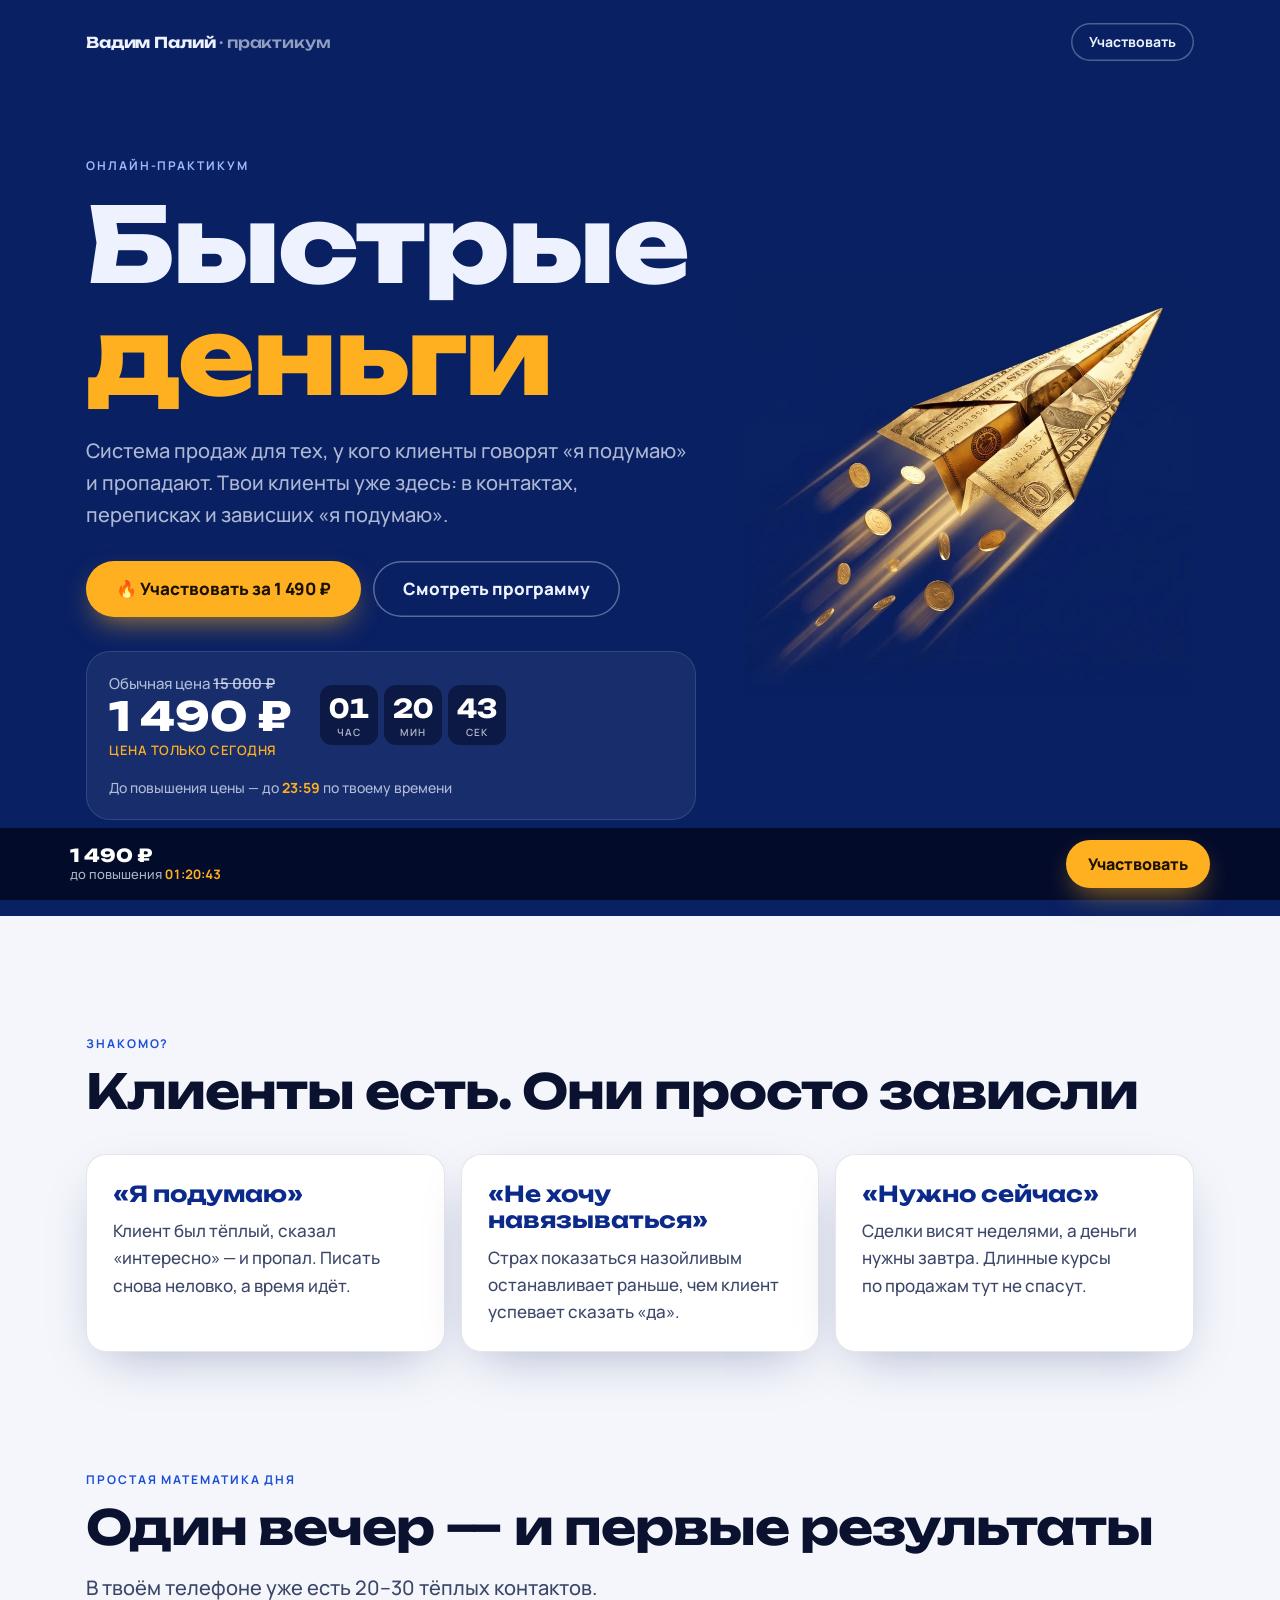
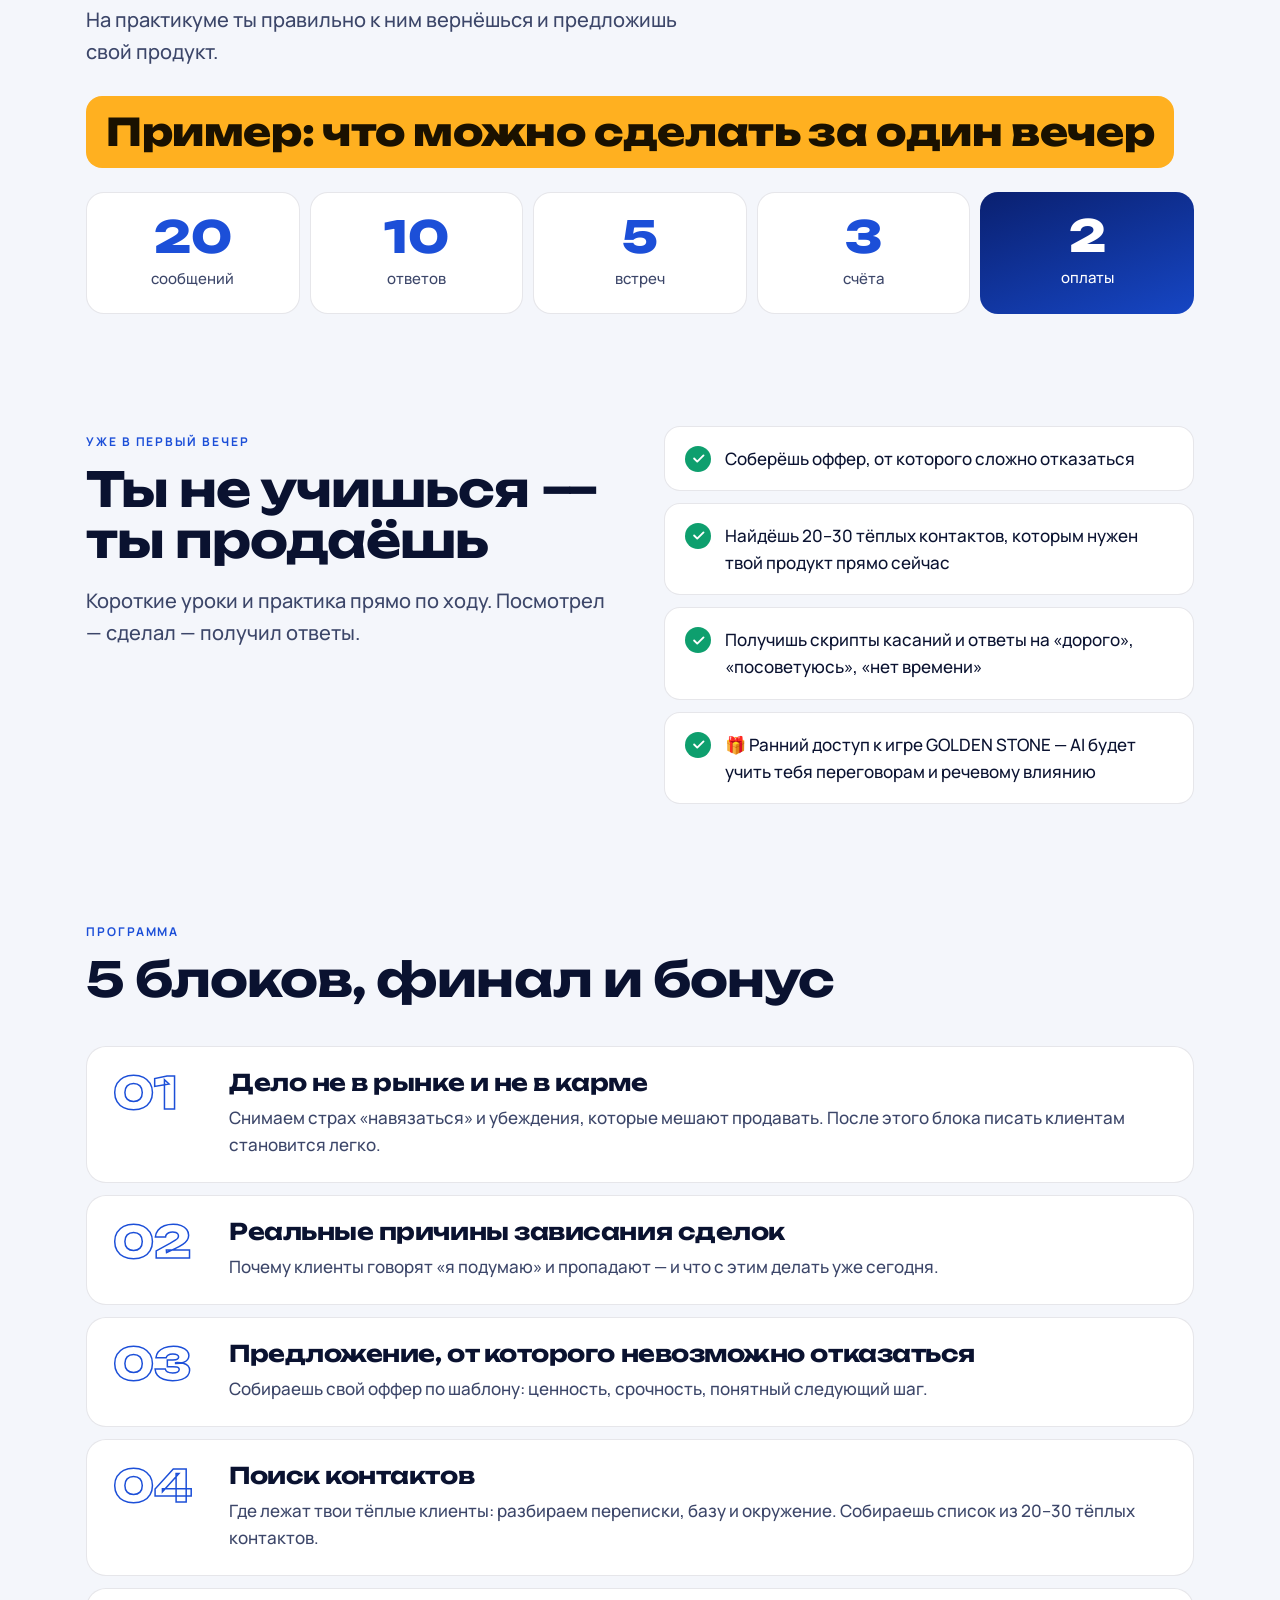
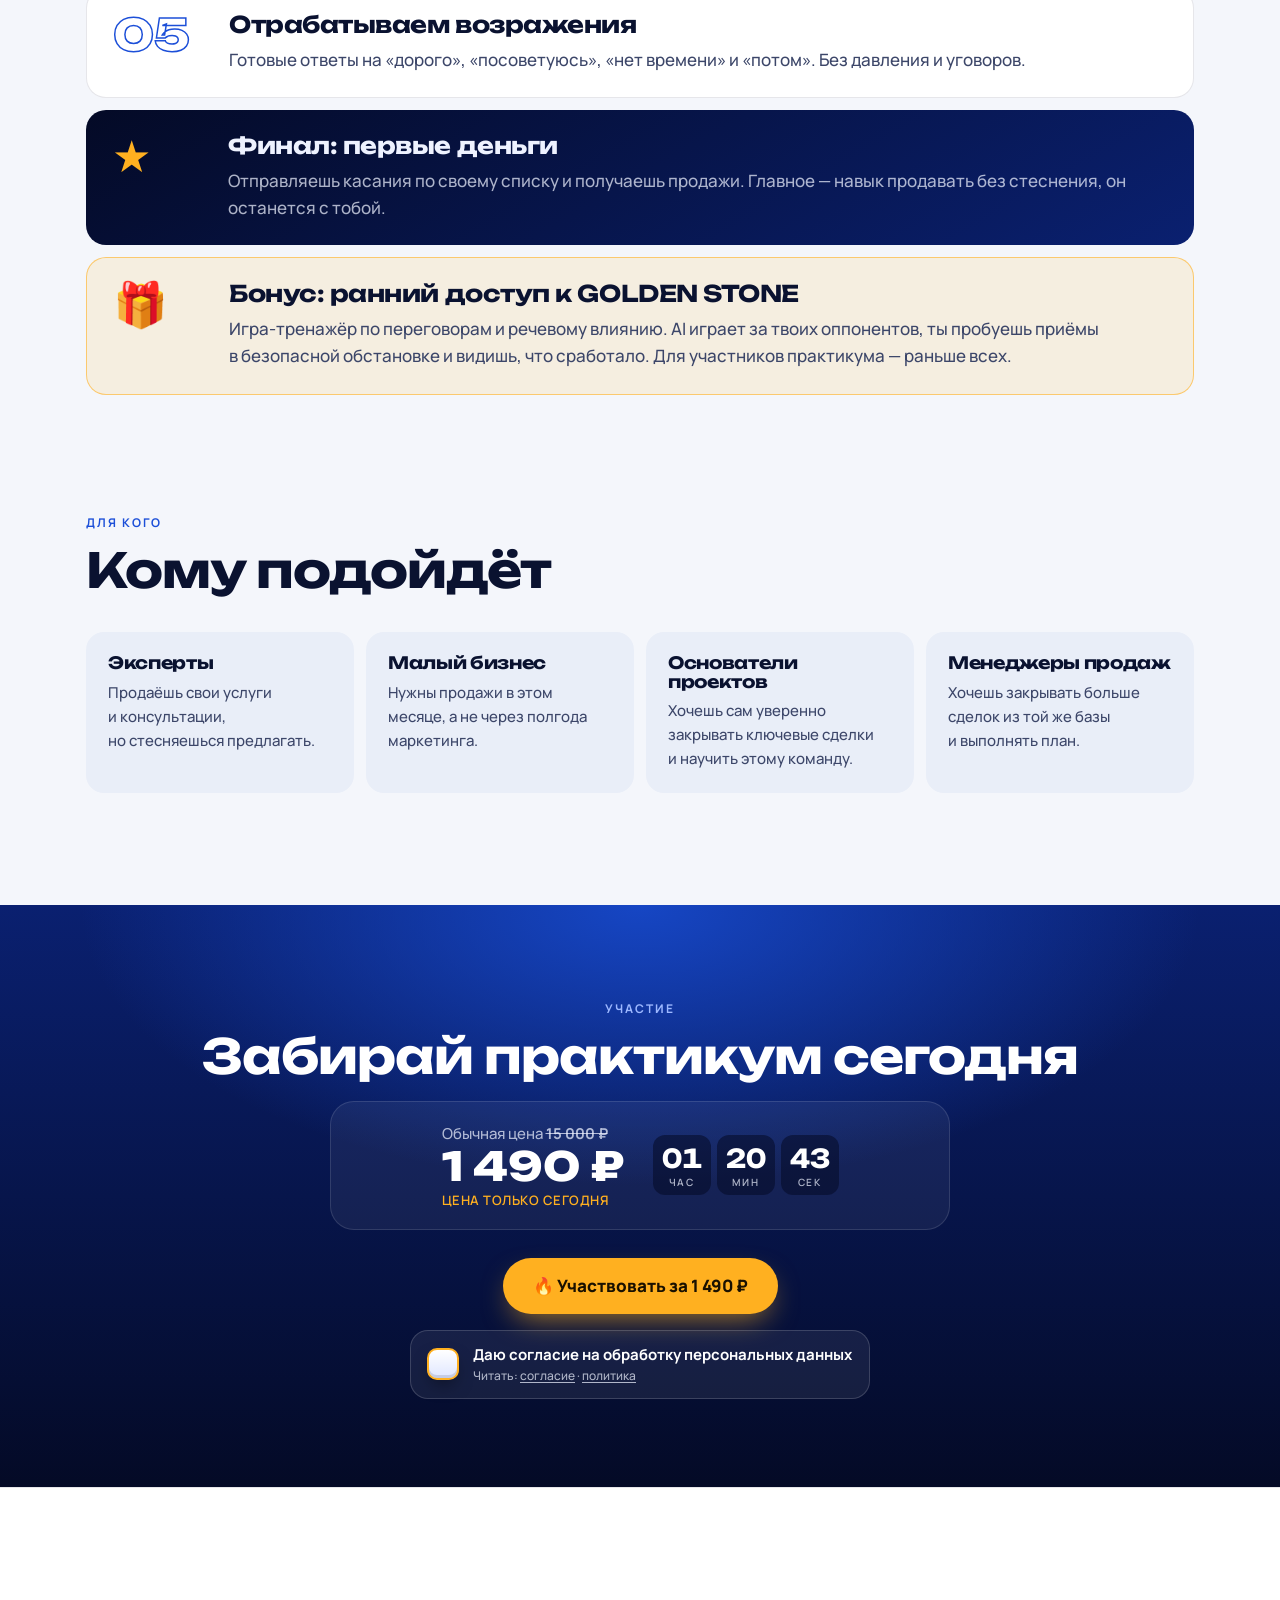
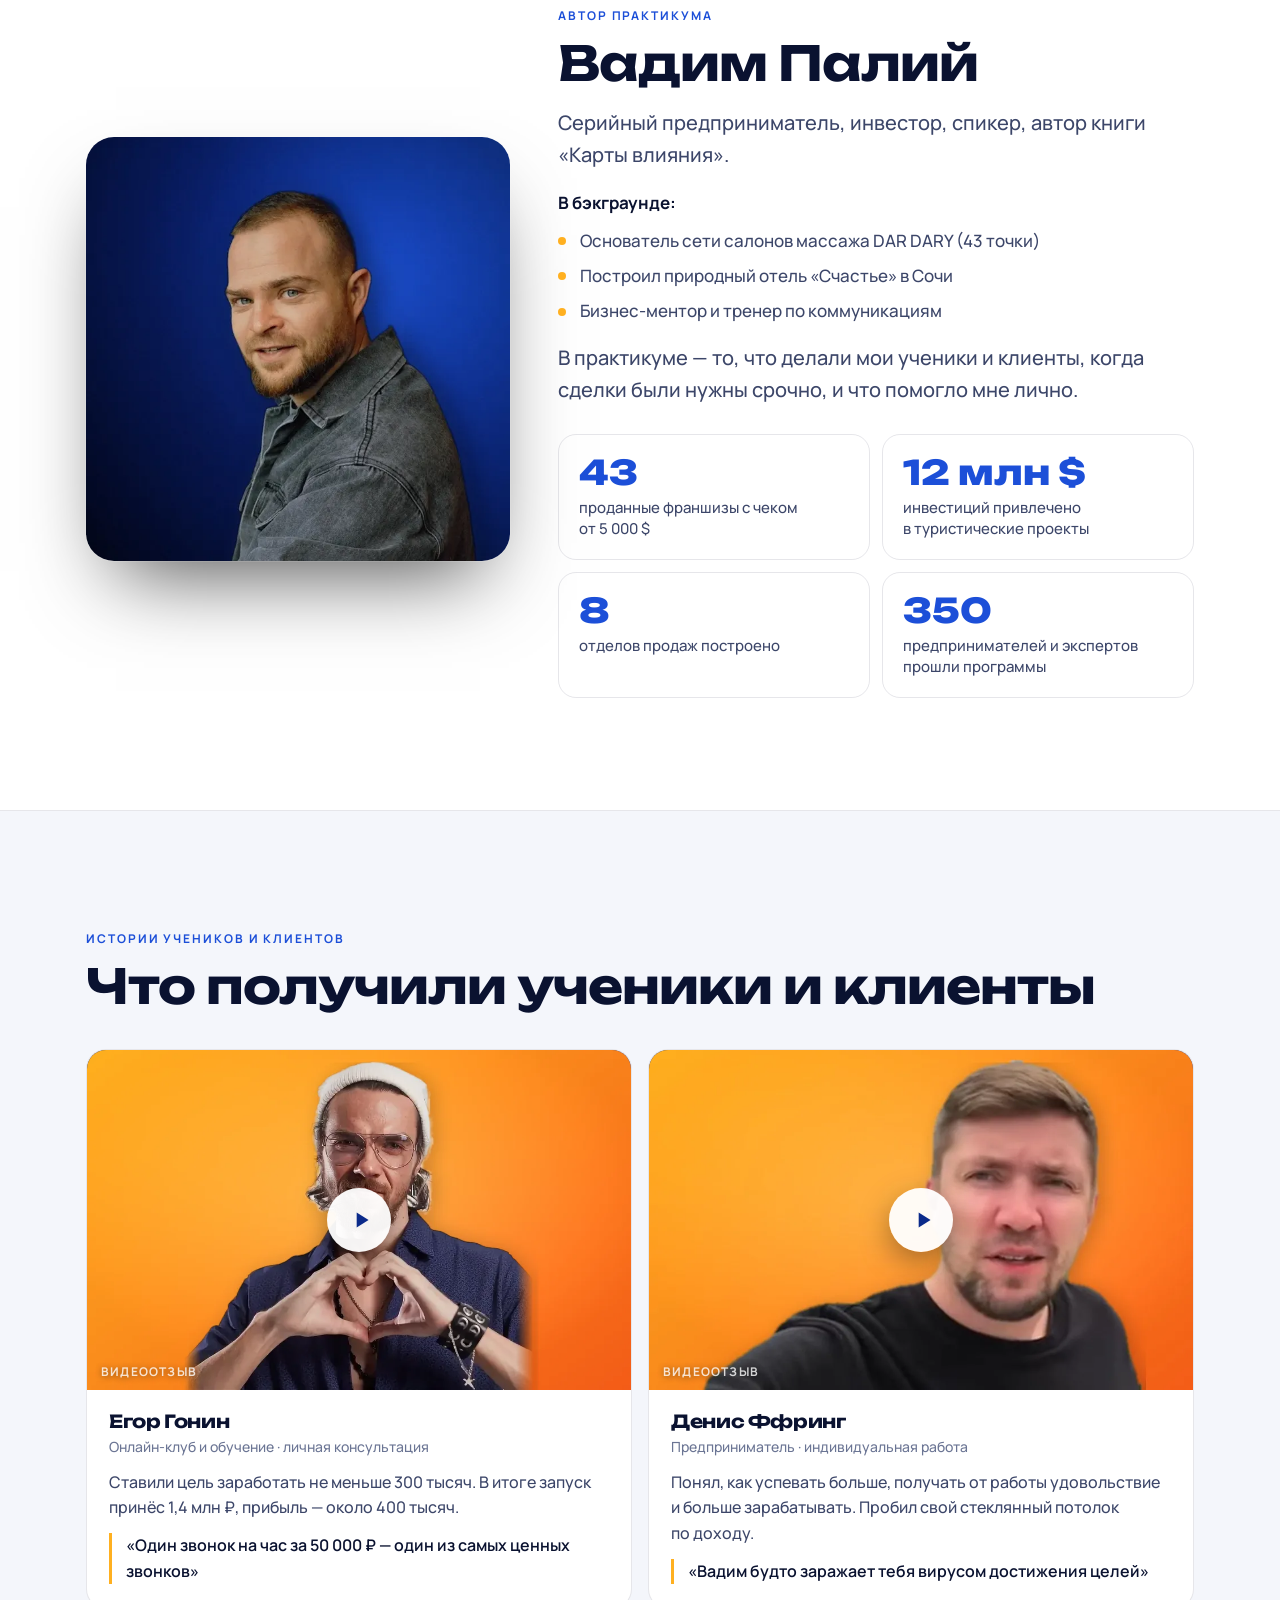
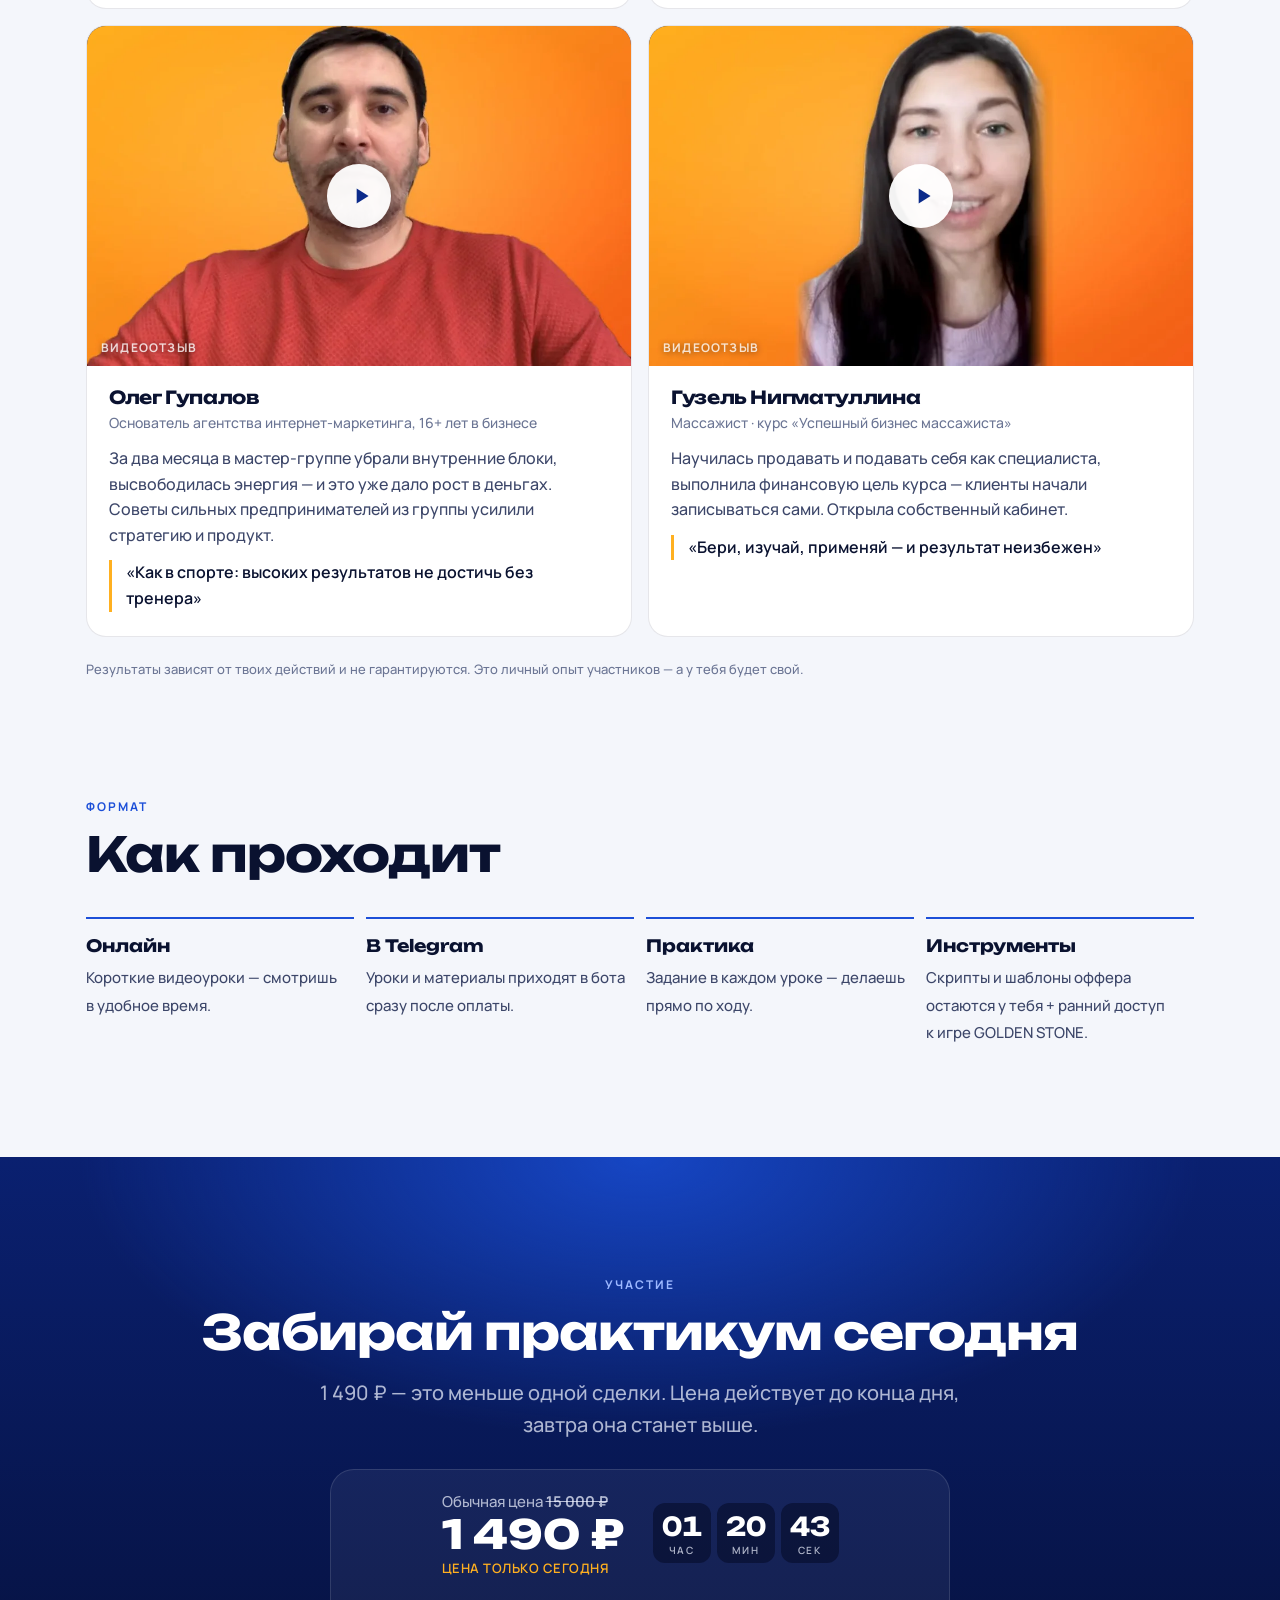
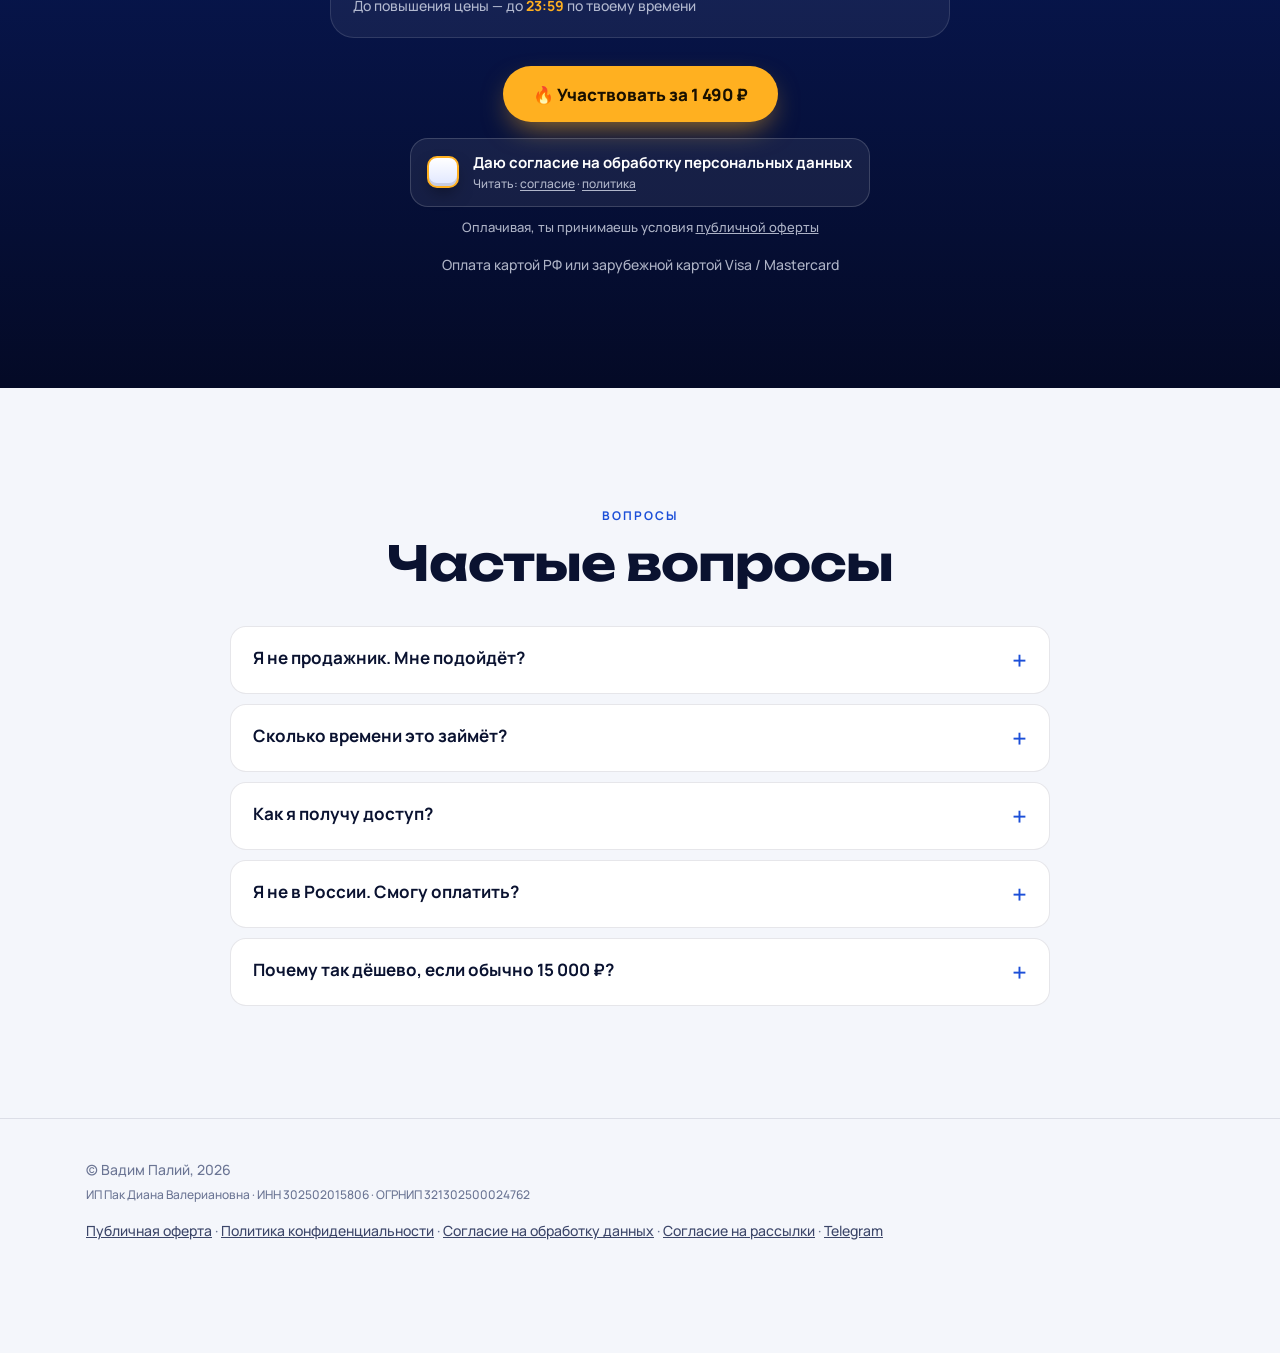
<file: index.html>
<!doctype html>
<html lang="ru">
<head>
<meta charset="utf-8">
<meta name="viewport" content="width=device-width, initial-scale=1, viewport-fit=cover">
<title>Быстрые деньги</title>
<meta name="description" content="Онлайн-практикум Вадима Палий: система продаж для тех, у кого клиенты говорят «я подумаю» и пропадают.">
<link rel="preconnect" href="https://fonts.googleapis.com">
<link rel="preconnect" href="https://fonts.gstatic.com" crossorigin>
<link href="https://fonts.googleapis.com/css2?family=Unbounded:wght@500;700;800&family=Manrope:wght@400;500;600;700;800&display=swap" rel="stylesheet">
<style>
:root{
  --bg:#f4f6fb; --surface:#ffffff; --surface-2:#e9eef8; --ink:#0a1230; --ink-2:#3c4669; --muted:#6b7594;
  --line:rgba(10,18,48,.10); --brand:#0b2a8a; --brand-2:#1c4fd8; --accent:#ffb020; --accent-ink:#1a1100;
  --hero-flat:#092063; --hero-a:#040a26; --hero-b:#0a2070; --hero-c:#1646c4; --on-hero:#eef2ff; --on-hero-2:rgba(238,242,255,.72);
  --ok:#0e9f6e; --shadow:0 18px 50px -20px rgba(10,30,100,.35);
  --r:20px; --gut:max(16px, env(safe-area-inset-left)); --gut-r:max(16px, env(safe-area-inset-right));
}
@media (prefers-color-scheme: dark){
  :root:not([data-theme="light"]){
    --bg:#060b20; --surface:#0d1533; --surface-2:#121d45; --ink:#eef2ff; --ink-2:#c3cbe8; --muted:#8a94b8;
    --line:rgba(238,242,255,.10); --brand:#8fb0ff; --brand-2:#5c8cff; --shadow:0 18px 50px -20px rgba(0,0,0,.6);
  }
}
:root[data-theme="dark"]{
  --bg:#060b20; --surface:#0d1533; --surface-2:#121d45; --ink:#eef2ff; --ink-2:#c3cbe8; --muted:#8a94b8;
  --line:rgba(238,242,255,.10); --brand:#8fb0ff; --brand-2:#5c8cff; --shadow:0 18px 50px -20px rgba(0,0,0,.6);
}
*{box-sizing:border-box;margin:0;padding:0}
html{scroll-behavior:smooth;-webkit-text-size-adjust:100%}
body{background:var(--bg);color:var(--ink);font:500 17px/1.6 Manrope,system-ui,sans-serif;overflow-x:hidden}
a{color:inherit}
h1,h2,h3{font-family:Unbounded,Manrope,sans-serif;line-height:1.08;letter-spacing:-.02em}
h2{font-size:clamp(28px,4.4vw,48px);font-weight:700;margin-bottom:18px}
.wrap{max-width:1140px;margin:0 auto;padding-left:var(--gut);padding-right:var(--gut-r)}
section{padding:clamp(64px,9vw,112px) 0}
.eyebrow{display:inline-block;font:700 12px/1 Manrope,system-ui,sans-serif;letter-spacing:.16em;text-transform:uppercase;color:var(--brand-2);margin-bottom:16px}
.lead{font-size:clamp(17px,1.6vw,20px);color:var(--ink-2);max-width:640px}
.btn{display:inline-flex;align-items:center;justify-content:center;gap:10px;min-height:56px;padding:0 30px;border-radius:999px;
  background:var(--accent);color:var(--accent-ink);font:800 17px/1 Manrope,system-ui,sans-serif;text-decoration:none;border:0;cursor:pointer;
  box-shadow:0 12px 30px -10px rgba(255,176,32,.7);transition:transform .15s ease, box-shadow .15s ease}
.btn:hover{transform:translateY(-2px);box-shadow:0 16px 36px -10px rgba(255,176,32,.85)}
.btn.ghost{background:transparent;color:var(--on-hero);box-shadow:inset 0 0 0 1.5px rgba(238,242,255,.35)}
.btn.ghost:hover{box-shadow:inset 0 0 0 1.5px rgba(238,242,255,.7)}

/* top bar */
.top{position:absolute;top:0;left:0;right:0;z-index:5;padding-top:max(14px,env(safe-area-inset-top))}
.top .wrap{display:flex;align-items:center;justify-content:space-between;gap:12px;height:56px}
.logo{font:700 15px/1 Unbounded,Manrope,system-ui,sans-serif;color:var(--on-hero);text-decoration:none;letter-spacing:-.01em}
.logo span{opacity:.6;font-weight:500}
.top a.mini{font:700 14px/1 Manrope,system-ui,sans-serif;color:var(--on-hero);text-decoration:none;padding:12px 18px;border-radius:999px;box-shadow:inset 0 0 0 1.5px rgba(238,242,255,.3)}

/* hero */
.hero{position:relative;color:var(--on-hero);padding:clamp(110px,14vw,150px) 0 clamp(64px,8vw,96px);overflow:hidden;
  background:var(--hero-flat)}
.hero::after{display:none;content:"";position:absolute;inset:0;pointer-events:none;opacity:.07;
  background-image:linear-gradient(rgba(255,255,255,.6) 1px,transparent 1px),linear-gradient(90deg,rgba(255,255,255,.6) 1px,transparent 1px);
  background-size:64px 64px;mask-image:radial-gradient(ellipse at 70% 40%,#000 0%,transparent 70%)}
.hero .wrap{position:relative;z-index:1;display:grid;grid-template-columns:1.15fr .85fr;gap:48px;align-items:center}
.hero .eyebrow{color:#9db8ff}
.hero h1{font-size:clamp(46px,8.4vw,104px);font-weight:800;margin-bottom:22px}
.hero h1 em{font-style:normal;color:var(--accent)}
.hero .lead{color:var(--on-hero-2);margin-bottom:30px}
.hero .lead b{color:var(--on-hero)}
.ctas{display:flex;flex-wrap:wrap;gap:12px}
.photo{position:relative;aspect-ratio:1;border-radius:32px;overflow:hidden;box-shadow:0 40px 80px -30px rgba(0,0,0,.7);
  outline:1px solid rgba(255,255,255,.12)}
.photo img{width:100%;height:100%;object-fit:cover;display:block}
.photo .tag{position:absolute;left:16px;bottom:16px;right:16px;background:rgba(4,10,38,.62);backdrop-filter:blur(10px);-webkit-backdrop-filter:blur(10px);
  border-radius:16px;padding:14px 16px;font-size:14px;line-height:1.4;color:var(--on-hero-2)}
.photo .tag b{display:block;color:#fff;font:700 16px/1.2 Unbounded,Manrope,system-ui,sans-serif;margin-bottom:4px}

/* price card */
.price{margin-top:34px;background:rgba(255,255,255,.06);border:1px solid rgba(255,255,255,.12);border-radius:24px;padding:20px 22px;
  display:flex;flex-wrap:wrap;align-items:center;gap:18px 28px;max-width:620px}
.price .old{color:var(--on-hero-2);font-size:15px}
.price .old s{font-weight:700}
.price .now{font:800 clamp(30px,4vw,40px)/1 Unbounded,Manrope,system-ui,sans-serif;color:#fff}
.price .now small{display:block;font:600 13px/1.3 Manrope,system-ui,sans-serif;color:var(--accent);letter-spacing:.04em;margin-top:6px}
.timer{display:flex;gap:6px;align-items:flex-start}
.timer .cell{min-width:58px;text-align:center;background:rgba(4,10,38,.55);border-radius:12px;padding:10px 6px 8px}
.timer .n{font:700 26px/1 Unbounded,Manrope,system-ui,sans-serif;color:#fff;font-variant-numeric:tabular-nums}
.timer .l{font:600 10px/1 Manrope,system-ui,sans-serif;letter-spacing:.12em;text-transform:uppercase;color:var(--on-hero-2);margin-top:6px}
.timer-cap{flex-basis:100%;font-size:14px;color:var(--on-hero-2)}
.timer-cap b{color:var(--accent)}

/* pains */
.grid3{display:grid;grid-template-columns:repeat(3,1fr);gap:16px;margin-top:36px}
.card{background:var(--surface);border:1px solid var(--line);border-radius:var(--r);padding:26px;box-shadow:var(--shadow)}
.card .q{font:700 22px/1.2 Unbounded,Manrope,system-ui,sans-serif;color:var(--brand);margin-bottom:10px}
.card p{color:var(--ink-2)}

/* funnel math */
.math{margin-top:24px;display:grid;grid-template-columns:repeat(5,1fr);gap:10px}
.math div{background:var(--surface);border:1px solid var(--line);border-radius:18px;padding:22px 14px;text-align:center;position:relative}
.math b{display:block;font:800 clamp(30px,4vw,44px)/1 Unbounded,Manrope,system-ui,sans-serif;color:var(--brand-2)}
.math span{display:block;margin-top:8px;font-size:15px;color:var(--ink-2)}
.math div:last-child{background:linear-gradient(160deg,var(--hero-b),var(--hero-c));border:0}
.math div:last-child b,.math div:last-child span{color:#fff}

/* first evening */
.split{display:grid;grid-template-columns:1fr 1fr;gap:48px;align-items:start}
.checks{list-style:none;display:grid;gap:12px}
.checks li{display:flex;gap:14px;align-items:flex-start;background:var(--surface);border:1px solid var(--line);border-radius:16px;padding:18px 20px}
.checks li::before{content:"";flex:none;width:26px;height:26px;border-radius:50%;margin-top:1px;
  background:var(--ok) url("data:image/svg+xml,%3Csvg xmlns='http://www.w3.org/2000/svg' viewBox='0 0 24 24' fill='none' stroke='white' stroke-width='3' stroke-linecap='round' stroke-linejoin='round'%3E%3Cpath d='M5 12l5 5L20 7'/%3E%3C/svg%3E") center/15px no-repeat}

/* program */
.prog{margin-top:40px;display:grid;gap:12px}
.mod{display:grid;grid-template-columns:96px 1fr;gap:20px;align-items:start;background:var(--surface);border:1px solid var(--line);border-radius:var(--r);padding:24px 26px}
.mod .num{font:800 44px/1 Unbounded,Manrope,system-ui,sans-serif;color:transparent;-webkit-text-stroke:1.5px var(--brand-2)}
.mod h3{font-size:clamp(19px,2vw,23px);font-weight:700;margin-bottom:8px}
.mod p{color:var(--ink-2)}
.mod.final{background:linear-gradient(150deg,var(--hero-a),var(--hero-b));border:0;color:var(--on-hero)}
.mod.final p{color:var(--on-hero-2)}
.mod.final .num{-webkit-text-stroke:0;color:var(--accent)}
.mod.bonus{background:rgba(255,176,32,.12);border:1.5px solid rgba(255,176,32,.6)}
.mod.bonus .num{-webkit-text-stroke:0;color:inherit}

/* who */
.who{display:grid;grid-template-columns:repeat(4,1fr);gap:12px;margin-top:36px}
.who div{background:var(--surface-2);border-radius:18px;padding:22px}
.who h3{font-size:17px;margin-bottom:8px}
.who p{font-size:15px;color:var(--ink-2)}

/* author */
.author{background:var(--surface);border-top:1px solid var(--line);border-bottom:1px solid var(--line)}
.author .split{grid-template-columns:.8fr 1.2fr;align-items:center}
.author .photo{border-radius:28px}
.stats{display:grid;grid-template-columns:repeat(2,1fr);gap:12px;margin-top:28px}
.stat{border:1px solid var(--line);border-radius:18px;padding:20px}
.stat b{display:block;font:800 clamp(26px,3vw,34px)/1 Unbounded,Manrope,system-ui,sans-serif;color:var(--brand-2)}
.stat span{display:block;margin-top:8px;font-size:15px;color:var(--ink-2);line-height:1.4}

.bg-title{margin-top:18px;font-weight:700;color:var(--ink)}
.bg{list-style:none;display:grid;gap:8px;margin:10px 0 18px}
.bg li{position:relative;padding-left:22px;color:var(--ink-2)}
.bg li::before{content:"";position:absolute;left:0;top:.62em;width:8px;height:8px;border-radius:50%;background:var(--accent)}
/* cases */
.cases{display:grid;grid-template-columns:repeat(2,1fr);gap:16px;margin-top:36px}
.case{background:var(--surface);border:1px solid var(--line);border-radius:var(--r);overflow:hidden;display:flex;flex-direction:column}
.case .vid{position:relative;aspect-ratio:16/10;display:grid;place-items:center;text-decoration:none;
  background:linear-gradient(150deg,var(--hero-b),var(--hero-c))}
.case .vid::before{content:"";width:64px;height:64px;border-radius:50%;background:rgba(255,255,255,.95) url("data:image/svg+xml,%3Csvg xmlns='http://www.w3.org/2000/svg' viewBox='0 0 24 24'%3E%3Cpath d='M8 5v14l11-7z' fill='%230b2a8a'/%3E%3C/svg%3E") 55% center/26px no-repeat;box-shadow:0 10px 30px rgba(0,0,0,.35)}
.case .vid span{position:absolute;left:14px;bottom:12px;font:700 12px/1 Manrope,system-ui,sans-serif;letter-spacing:.1em;text-transform:uppercase;color:rgba(255,255,255,.8)}
.case .body{padding:22px 22px 24px}
.case h3{font-size:18px;margin-bottom:4px}
.case .role{font-size:14px;color:var(--muted);margin-bottom:12px}
.case p{color:var(--ink-2);font-size:16px}
.case .quote{margin-top:12px;padding-left:14px;border-left:3px solid var(--accent);color:var(--ink);font-weight:600}

/* format */
.fmt{display:grid;grid-template-columns:repeat(4,1fr);gap:12px;margin-top:36px}
.fmt div{border-top:2px solid var(--brand-2);padding-top:16px}
.fmt b{display:block;font:700 17px/1.3 Unbounded,Manrope,system-ui,sans-serif;margin-bottom:6px}
.fmt span{color:var(--ink-2);font-size:15px}

/* offer */
.offer{color:var(--on-hero);text-align:center;
  background:radial-gradient(800px 400px at 50% 0%, var(--hero-c), transparent 70%),linear-gradient(180deg,var(--hero-b),var(--hero-a))}
.offer h2{color:#fff}
.offer .lead{margin:0 auto 28px;color:var(--on-hero-2)}
.offer .price{margin:0 auto 28px;justify-content:center;text-align:left}

/* faq */
.faq{max-width:820px;margin:36px auto 0;display:grid;gap:10px}
details{background:var(--surface);border:1px solid var(--line);border-radius:16px;padding:0 22px}
summary{list-style:none;cursor:pointer;padding:20px 0;font:700 17px/1.35 Manrope,system-ui,sans-serif;display:flex;justify-content:space-between;gap:16px}
summary::-webkit-details-marker{display:none}
summary::after{content:"+";font:500 26px/1 Manrope,system-ui,sans-serif;color:var(--brand-2);transition:transform .2s}
details[open] summary::after{transform:rotate(45deg)}
details p{padding:0 0 20px;color:var(--ink-2)}

footer{padding:40px 0 calc(110px + env(safe-area-inset-bottom));color:var(--muted);font-size:14px;border-top:1px solid var(--line)}
footer .wrap{display:flex;flex-wrap:wrap;justify-content:space-between;gap:16px}
footer a{color:var(--ink-2)}


.hero-art{position:relative;display:grid;place-items:center}
.hero-art img{position:relative;width:100%;max-width:560px;height:auto;
  -webkit-mask-image:linear-gradient(to top,transparent 0,#000 8%);mask-image:linear-gradient(to top,transparent 0,#000 8%)}
.evening{font:800 clamp(24px,3.6vw,38px)/1.15 Unbounded,Manrope,system-ui,sans-serif;color:var(--accent-ink);background:var(--accent);display:inline-block;padding:14px 20px;border-radius:16px;margin-top:28px;letter-spacing:-.01em}
.case .vid img{position:absolute;inset:0;width:100%;height:100%;object-fit:cover;object-position:center top}
.case .vid::before,.case .vid span{position:relative;z-index:1}
.case .vid span{position:absolute;text-shadow:0 1px 6px rgba(0,0,0,.45)}
.offer.mid{padding:clamp(56px,7vw,88px) 0}
/* sticky bar */
.bar{position:fixed;left:0;right:0;bottom:0;z-index:20;transform:translateY(110%);transition:transform .25s ease;
  background:rgba(4,10,38,.92);backdrop-filter:blur(12px);-webkit-backdrop-filter:blur(12px);color:var(--on-hero);
  padding:12px var(--gut-r) calc(12px + env(safe-area-inset-bottom)) var(--gut)}
.bar.show{transform:none}
.bar .in{max-width:1140px;margin:0 auto;display:flex;align-items:center;justify-content:space-between;gap:12px}
.bar .t{font-size:13px;line-height:1.3;color:var(--on-hero-2)}
.bar .t b{display:block;font:800 18px/1.2 Unbounded,Manrope,system-ui,sans-serif;color:#fff}
.bar .t i{font-style:normal;color:var(--accent);font-variant-numeric:tabular-nums;font-weight:700}
.bar .btn{min-height:48px;padding:0 22px;font-size:16px;flex:none}

@media (max-width:900px){
  .hero .hero-art{max-width:360px;margin:0 auto;order:-1}
  .hero .wrap,.split,.author .split{grid-template-columns:1fr}
  .hero .photo{max-width:420px;order:-1;margin-top:8px}
  .grid3,.cases{grid-template-columns:1fr}
  .who,.fmt{grid-template-columns:1fr 1fr}
  .math{grid-template-columns:1fr 1fr}
  .math div:last-child{grid-column:1/-1}
}
@media (max-width:560px){
  body{font-size:16px}
  .who,.fmt{grid-template-columns:1fr}
  .mod{grid-template-columns:1fr;gap:10px;padding:22px}
  .mod .num{font-size:34px}
  .timer .cell{min-width:52px}
  .btn{width:100%}
  .bar .btn{width:auto}
  .top{display:none}
  .hero{padding-top:36px}
  .price{padding:18px}
}
@media (prefers-reduced-motion:reduce){*{transition:none!important;scroll-behavior:auto!important}}

.consent{position:relative;display:flex;align-items:center;gap:14px;max-width:460px;margin:16px auto 0;padding:13px 16px;border-radius:18px;background:rgba(255,255,255,.07);border:1.5px solid rgba(255,255,255,.16);text-align:left;cursor:pointer;color:var(--on-hero-2);font-size:14px;line-height:1.4;transition:background .2s,border-color .2s,transform .15s;-webkit-tap-highlight-color:transparent;user-select:none}
.consent:hover{background:rgba(255,255,255,.11)}
.consent:active{transform:scale(.98)}
.consent input{position:absolute;opacity:0;pointer-events:none}
.consent .box{flex:none;width:32px;height:32px;border-radius:10px;display:grid;place-items:center;background:linear-gradient(180deg,#fff,#dfe6ff);border:2.5px solid #ffb020;box-shadow:0 8px 18px -6px rgba(0,0,0,.55),inset 0 -3px 0 rgba(10,18,48,.13);transition:transform .3s cubic-bezier(.3,1.7,.5,1),background .2s,box-shadow .2s;animation:cglow 2.2s ease-out infinite}
.consent .box svg{width:20px;height:20px;fill:none;stroke:#1a1100;stroke-width:3.4;stroke-linecap:round;stroke-linejoin:round;stroke-dasharray:24;stroke-dashoffset:24;transition:stroke-dashoffset .3s .08s ease}
.consent.on{background:rgba(255,176,32,.13);border-color:rgba(255,176,32,.6)}
.consent.on .box{animation:none;transform:scale(1.1);border-color:#ffd166;background:linear-gradient(180deg,#ffd166,#ff9f0a);box-shadow:0 10px 24px -6px rgba(255,160,20,.95),inset 0 -3px 0 rgba(0,0,0,.12)}
.consent.on .box svg{stroke-dashoffset:0}
.consent b{display:block;color:#fff;font-weight:700;font-size:15px}.consent small{display:block;margin-top:3px;font-size:12px;color:var(--on-hero-2)}.consent a{color:inherit;text-decoration:underline;text-underline-offset:2px}
.consent.nudge{animation:cnudge .45s}
@keyframes cglow{0%{box-shadow:0 8px 18px -6px rgba(0,0,0,.55),inset 0 -3px 0 rgba(10,18,48,.13),0 0 0 0 rgba(255,176,32,.7)}70%,100%{box-shadow:0 8px 18px -6px rgba(0,0,0,.55),inset 0 -3px 0 rgba(10,18,48,.13),0 0 0 10px rgba(255,176,32,0)}}
@keyframes cnudge{20%{transform:translateX(-7px)}40%{transform:translateX(7px)}60%{transform:translateX(-4px)}80%{transform:translateX(4px)}}
.offer-note{margin:10px 0 0;font-size:13px;color:var(--on-hero-2)}.offer-note a{color:inherit}
.sheet{position:fixed;inset:0;z-index:200;display:flex;align-items:flex-end;justify-content:center;background:rgba(4,10,38,.6);-webkit-backdrop-filter:blur(5px);backdrop-filter:blur(5px);opacity:0;pointer-events:none;transition:opacity .2s}
.sheet.open{opacity:1;pointer-events:auto}
.sheet .card{position:relative;width:100%;max-width:500px;background:linear-gradient(180deg,#123094,#071650);color:var(--on-hero);border-radius:26px 26px 0 0;padding:24px 20px calc(22px + env(safe-area-inset-bottom));text-align:center;transform:translateY(40px);transition:transform .3s cubic-bezier(.2,1.2,.4,1);box-shadow:0 -20px 60px -20px rgba(0,0,0,.6)}
.sheet.open .card{transform:none}
@media(min-width:640px){.sheet{align-items:center}.sheet .card{border-radius:26px}}
.sheet h3{color:#fff;font-size:21px;margin:0 0 6px}
.sheet p{margin:0;color:var(--on-hero-2);font-size:15px}
.sheet .consent{margin:18px auto}
.sheet .btn{width:100%}
.sheet .x{position:absolute;top:10px;right:12px;width:36px;height:36px;border:0;border-radius:50%;background:rgba(255,255,255,.1);color:#fff;font-size:20px;cursor:pointer}
footer .req{display:block;font-size:12px;margin-top:4px}
</style>
</head>
<body>

<header class="top">
  <div class="wrap">
    <a class="logo" href="#">Вадим Палий <span>· практикум</span></a>
    <a class="mini" href="#buy">Участвовать</a>
  </div>
</header>

<section class="hero">
  <div class="wrap">
    <div>
      <span class="eyebrow">Онлайн-практикум</span>
      <h1>Быстрые <em>деньги</em></h1>
      <p class="lead">Система продаж для тех, у&nbsp;кого клиенты говорят «я&nbsp;подумаю» и&nbsp;пропадают. Твои клиенты уже здесь: в&nbsp;контактах, переписках и&nbsp;зависших «я&nbsp;подумаю».</p>
      <div class="ctas">
        <a class="btn js-pay" href="#buy">🔥 Участвовать за 1 490 ₽</a>
        <a class="btn ghost" href="#program">Смотреть программу</a>
      </div>
      <div class="price">
        <div>
          <div class="old">Обычная цена <s>15 000 ₽</s></div>
          <div class="now">1 490 ₽<small>ЦЕНА ТОЛЬКО СЕГОДНЯ</small></div>
        </div>
        <div class="timer" data-timer>
          <div class="cell"><div class="n" data-h>00</div><div class="l">час</div></div>
          <div class="cell"><div class="n" data-m>00</div><div class="l">мин</div></div>
          <div class="cell"><div class="n" data-s>00</div><div class="l">сек</div></div>
        </div>
        <div class="timer-cap">До повышения цены — до <b>23:59</b> по твоему времени</div>
      </div>
    </div>
    <div class="hero-art"><img src="hero.webp" alt="Бумажный самолёт из купюры летит, оставляя след из монет" width="900" height="835"></div>
  </div>
</section>

<section>
  <div class="wrap">
    <span class="eyebrow">Знакомо?</span>
    <h2>Клиенты есть. Они просто зависли</h2>
    <div class="grid3">
      <div class="card"><div class="q">«Я подумаю»</div><p>Клиент был тёплый, сказал «интересно» — и&nbsp;пропал. Писать снова неловко, а&nbsp;время идёт.</p></div>
      <div class="card"><div class="q">«Не хочу навязываться»</div><p>Страх показаться назойливым останавливает раньше, чем клиент успевает сказать «да».</p></div>
      <div class="card"><div class="q">«Нужно сейчас»</div><p>Сделки висят неделями, а&nbsp;деньги нужны завтра. Длинные курсы по&nbsp;продажам тут не&nbsp;спасут.</p></div>
    </div>
  </div>
</section>

<section style="padding-top:0">
  <div class="wrap">
    <span class="eyebrow">Простая математика дня</span>
    <h2>Один вечер — и&nbsp;первые результаты</h2>
    <p class="lead">В&nbsp;твоём телефоне уже есть 20–30 тёплых контактов. На&nbsp;практикуме ты правильно к&nbsp;ним вернёшься и&nbsp;предложишь свой продукт.</p>
    <div class="evening">Пример: что можно сделать за&nbsp;один вечер</div>
    <div class="math">
      <div><b>20</b><span>сообщений</span></div>
      <div><b>10</b><span>ответов</span></div>
      <div><b>5</b><span>встреч</span></div>
      <div><b>3</b><span>счёта</span></div>
      <div><b>2</b><span>оплаты</span></div>
    </div>
  </div>
</section>

<section style="padding-top:0">
  <div class="wrap split">
    <div>
      <span class="eyebrow">Уже в первый вечер</span>
      <h2>Ты не учишься — ты продаёшь</h2>
      <p class="lead">Короткие уроки и&nbsp;практика прямо по&nbsp;ходу. Посмотрел — сделал — получил ответы.</p>
    </div>
    <ul class="checks">
      <li>Соберёшь оффер, от&nbsp;которого сложно отказаться</li>
      <li>Найдёшь 20–30 тёплых контактов, которым нужен твой продукт прямо сейчас</li>
      <li>Получишь скрипты касаний и&nbsp;ответы на&nbsp;«дорого», «посоветуюсь», «нет времени»</li>
      <li>🎁 Ранний доступ к&nbsp;игре GOLDEN STONE — AI будет учить тебя переговорам и&nbsp;речевому влиянию</li>
    </ul>
  </div>
</section>

<section id="program" style="padding-top:0">
  <div class="wrap">
    <span class="eyebrow">Программа</span>
    <h2>5 блоков, финал и&nbsp;бонус</h2>
    <div class="prog">
      <div class="mod"><div class="num">01</div><div><h3>Дело не в&nbsp;рынке и&nbsp;не&nbsp;в&nbsp;карме</h3><p>Снимаем страх «навязаться» и&nbsp;убеждения, которые мешают продавать. После этого блока писать клиентам становится легко.</p></div></div>
      <div class="mod"><div class="num">02</div><div><h3>Реальные причины зависания сделок</h3><p>Почему клиенты говорят «я подумаю» и&nbsp;пропадают — и&nbsp;что с&nbsp;этим делать уже сегодня.</p></div></div>
      <div class="mod"><div class="num">03</div><div><h3>Предложение, от&nbsp;которого невозможно отказаться</h3><p>Собираешь свой оффер по&nbsp;шаблону: ценность, срочность, понятный следующий шаг.</p></div></div>
      <div class="mod"><div class="num">04</div><div><h3>Поиск контактов</h3><p>Где лежат твои тёплые клиенты: разбираем переписки, базу и&nbsp;окружение. Собираешь список из&nbsp;20–30 тёплых контактов.</p></div></div>
      <div class="mod"><div class="num">05</div><div><h3>Отрабатываем возражения</h3><p>Готовые ответы на&nbsp;«дорого», «посоветуюсь», «нет времени» и&nbsp;«потом». Без давления и&nbsp;уговоров.</p></div></div>
      <div class="mod final"><div class="num">★</div><div><h3>Финал: первые деньги</h3><p>Отправляешь касания по&nbsp;своему списку и&nbsp;получаешь продажи. Главное — навык продавать без стеснения, он останется с&nbsp;тобой.</p></div></div>
      <div class="mod bonus"><div class="num">🎁</div><div><h3>Бонус: ранний доступ к&nbsp;GOLDEN STONE</h3><p>Игра-тренажёр по&nbsp;переговорам и&nbsp;речевому влиянию. AI играет за&nbsp;твоих оппонентов, ты пробуешь приёмы в&nbsp;безопасной обстановке и&nbsp;видишь, что сработало. Для участников практикума — раньше всех.</p></div></div>
    </div>
  </div>
</section>

<section style="padding-top:0">
  <div class="wrap">
    <span class="eyebrow">Для кого</span>
    <h2>Кому подойдёт</h2>
    <div class="who">
      <div><h3>Эксперты</h3><p>Продаёшь свои услуги и&nbsp;консультации, но&nbsp;стесняешься предлагать.</p></div>
      <div><h3>Малый бизнес</h3><p>Нужны продажи в&nbsp;этом месяце, а&nbsp;не&nbsp;через полгода маркетинга.</p></div>
      <div><h3>Основатели проектов</h3><p>Хочешь сам уверенно закрывать ключевые сделки и&nbsp;научить этому команду.</p></div>
      <div><h3>Менеджеры продаж</h3><p>Хочешь закрывать больше сделок из&nbsp;той же базы и&nbsp;выполнять план.</p></div>
    </div>
  </div>
</section>

<section class="offer mid">
  <div class="wrap">
    <span class="eyebrow" style="color:#9db8ff">Участие</span>
    <h2>Забирай практикум сегодня</h2>
    <div class="price">
      <div>
        <div class="old">Обычная цена <s>15 000 ₽</s></div>
        <div class="now">1 490 ₽<small>ЦЕНА ТОЛЬКО СЕГОДНЯ</small></div>
      </div>
      <div class="timer" data-timer>
        <div class="cell"><div class="n" data-h>00</div><div class="l">час</div></div>
        <div class="cell"><div class="n" data-m>00</div><div class="l">мин</div></div>
        <div class="cell"><div class="n" data-s>00</div><div class="l">сек</div></div>
      </div>
    </div>
    <a class="btn js-pay" href="https://t.me/vadim_palii_bot" target="_blank" rel="noopener">🔥 Участвовать за 1 490 ₽</a>
    <label class="consent"><input type="checkbox" class="js-consent"><span class="box"><svg viewBox="0 0 24 24"><path d="M5 12.5l4.5 4.5L19 7.5"/></svg></span><span><b>Даю согласие на обработку персональных данных</b><small>Читать: <a href="//vadimpalii.pro/consent" target="_blank">согласие</a> · <a href="//vadimpalii.pro/privacy" target="_blank">политика</a></small></span></label>
  </div>
</section>

<section class="author">
  <div class="wrap split">
    <div class="photo"><img src="author.webp" alt="Вадим Палий" width="640" height="640" loading="lazy"></div>
    <div>
      <span class="eyebrow">Автор практикума</span>
      <h2>Вадим Палий</h2>
      <p class="lead">Серийный предприниматель, инвестор, спикер, автор книги «Карты влияния».</p>
      <p class="bg-title">В&nbsp;бэкграунде:</p>
      <ul class="bg">
        <li>Основатель сети салонов массажа DAR DARY (43&nbsp;точки)</li>
        <li>Построил природный отель «Счастье» в&nbsp;Сочи</li>
        <li>Бизнес-ментор и&nbsp;тренер по&nbsp;коммуникациям</li>
      </ul>
      <p class="lead">В&nbsp;практикуме — то, что делали мои ученики и&nbsp;клиенты, когда сделки были нужны срочно, и&nbsp;что помогло мне лично.</p>
      <div class="stats">
        <div class="stat"><b>43</b><span>проданные франшизы с&nbsp;чеком от&nbsp;5&nbsp;000&nbsp;$</span></div>
        <div class="stat"><b>12 млн $</b><span>инвестиций привлечено в&nbsp;туристические проекты</span></div>
        <div class="stat"><b>8</b><span>отделов продаж построено</span></div>
        <div class="stat"><b>350</b><span>предпринимателей и&nbsp;экспертов прошли программы</span></div>
      </div>
    </div>
    </div>
  </div>
</section>

<section id="cases">
  <div class="wrap">
    <span class="eyebrow">Истории учеников и клиентов</span>
    <h2>Что получили ученики и&nbsp;клиенты</h2>
    <div class="cases">
      <article class="case">
        <a class="vid" href="https://youtu.be/YE8bRK0YZPk" target="_blank" rel="noopener"><img src="review1.webp" alt="" loading="lazy" width="960" height="600"><span>Видеоотзыв</span></a>
        <div class="body"><h3>Егор Гонин</h3><div class="role">Онлайн-клуб и обучение · личная консультация</div><p>Ставили цель заработать не&nbsp;меньше 300&nbsp;тысяч. В&nbsp;итоге запуск принёс 1,4&nbsp;млн&nbsp;₽, прибыль — около 400&nbsp;тысяч.</p><p class="quote">«Один звонок на&nbsp;час за&nbsp;50&nbsp;000&nbsp;₽ — один из&nbsp;самых ценных звонков»</p></div>
      </article>
      <article class="case">
        <a class="vid" href="https://youtu.be/LFIDPD8yHEM" target="_blank" rel="noopener"><img src="review2.webp" alt="" loading="lazy" width="960" height="600"><span>Видеоотзыв</span></a>
        <div class="body"><h3>Денис Ффринг</h3><div class="role">Предприниматель · индивидуальная работа</div><p>Понял, как успевать больше, получать от&nbsp;работы удовольствие и&nbsp;больше зарабатывать. Пробил свой стеклянный потолок по&nbsp;доходу.</p><p class="quote">«Вадим будто заражает тебя вирусом достижения целей»</p></div>
      </article>
      <article class="case">
        <a class="vid" href="https://youtu.be/c1ngCHvK3rc" target="_blank" rel="noopener"><img src="review3.webp" alt="" loading="lazy" width="960" height="600"><span>Видеоотзыв</span></a>
        <div class="body"><h3>Олег Гупалов</h3><div class="role">Основатель агентства интернет-маркетинга, 16+ лет в&nbsp;бизнесе</div><p>За&nbsp;два месяца в&nbsp;мастер-группе убрали внутренние блоки, высвободилась энергия — и&nbsp;это уже дало рост в&nbsp;деньгах. Советы сильных предпринимателей из&nbsp;группы усилили стратегию и&nbsp;продукт.</p><p class="quote">«Как в&nbsp;спорте: высоких результатов не&nbsp;достичь без тренера»</p></div>
      </article>
      <article class="case">
        <a class="vid" href="https://youtu.be/S6bD1MUVCJA" target="_blank" rel="noopener"><img src="review4.webp" alt="" loading="lazy" width="960" height="600"><span>Видеоотзыв</span></a>
        <div class="body"><h3>Гузель Нигматуллина</h3><div class="role">Массажист · курс «Успешный бизнес массажиста»</div><p>Научилась продавать и&nbsp;подавать себя как специалиста, выполнила финансовую цель курса — клиенты начали записываться сами. Открыла собственный кабинет.</p><p class="quote">«Бери, изучай, применяй — и&nbsp;результат неизбежен»</p></div>
      </article>
    </div>
    <p style="margin:22px 0 0;font-size:13px;color:var(--muted)">Результаты зависят от&nbsp;твоих действий и&nbsp;не&nbsp;гарантируются. Это личный опыт участников — а&nbsp;у&nbsp;тебя будет свой.</p>
  </div>
</section>

<section style="padding-top:0">
  <div class="wrap">
    <span class="eyebrow">Формат</span>
    <h2>Как проходит</h2>
    <div class="fmt">
      <div><b>Онлайн</b><span>Короткие видеоуроки — смотришь в&nbsp;удобное время.</span></div>
      <div><b>В Telegram</b><span>Уроки и&nbsp;материалы приходят в&nbsp;бота сразу после оплаты.</span></div>
      <div><b>Практика</b><span>Задание в&nbsp;каждом уроке — делаешь прямо по&nbsp;ходу.</span></div>
      <div><b>Инструменты</b><span>Скрипты и&nbsp;шаблоны оффера остаются у&nbsp;тебя + ранний доступ к&nbsp;игре GOLDEN STONE.</span></div>
    </div>
  </div>
</section>

<section class="offer" id="buy">
  <div class="wrap">
    <span class="eyebrow" style="color:#9db8ff">Участие</span>
    <h2>Забирай практикум сегодня</h2>
    <p class="lead">1 490 ₽ — это меньше одной сделки. Цена действует до&nbsp;конца дня, завтра она станет выше.</p>
    <div class="price">
      <div>
        <div class="old">Обычная цена <s>15 000 ₽</s></div>
        <div class="now">1 490 ₽<small>ЦЕНА ТОЛЬКО СЕГОДНЯ</small></div>
      </div>
      <div class="timer" data-timer>
        <div class="cell"><div class="n" data-h>00</div><div class="l">час</div></div>
        <div class="cell"><div class="n" data-m>00</div><div class="l">мин</div></div>
        <div class="cell"><div class="n" data-s>00</div><div class="l">сек</div></div>
      </div>
      <div class="timer-cap">До повышения цены — до <b>23:59</b> по твоему времени</div>
    </div>
    <a class="btn js-pay" href="https://t.me/vadim_palii_bot" target="_blank" rel="noopener">🔥 Участвовать за 1 490 ₽</a>
    <label class="consent"><input type="checkbox" class="js-consent"><span class="box"><svg viewBox="0 0 24 24"><path d="M5 12.5l4.5 4.5L19 7.5"/></svg></span><span><b>Даю согласие на обработку персональных данных</b><small>Читать: <a href="//vadimpalii.pro/consent" target="_blank">согласие</a> · <a href="//vadimpalii.pro/privacy" target="_blank">политика</a></small></span></label>
    <p class="offer-note">Оплачивая, ты принимаешь условия <a href="//vadimpalii.pro/oferta" target="_blank">публичной оферты</a></p>
    <p style="margin-top:16px;font-size:14px;color:var(--on-hero-2)">Оплата картой РФ или зарубежной картой Visa / Mastercard</p>
  </div>
</section>

<section>
  <div class="wrap">
    <div style="text-align:center"><span class="eyebrow">Вопросы</span><h2>Частые вопросы</h2></div>
    <div class="faq">
      <details><summary>Я не продажник. Мне подойдёт?</summary><p>Да. Практикум как раз для тех, кто боится навязываться. Первый блок снимает этот страх, а&nbsp;дальше — готовые скрипты, которые остаётся только отправить.</p></details>
      <details><summary>Сколько времени это займёт?</summary><p>Это не&nbsp;длинный курс: короткие уроки и&nbsp;практика по&nbsp;ходу. Многие получают первые ответы и&nbsp;встречи уже в&nbsp;первый вечер, а&nbsp;всю систему проходят за&nbsp;1–3 вечера.</p></details>
      <details><summary>Как я получу доступ?</summary><p>Сразу после оплаты бот в&nbsp;Telegram пришлёт уроки и&nbsp;материалы.</p></details>
      <details><summary>Я не в России. Смогу оплатить?</summary><p>Да, принимаем карты российских банков и&nbsp;зарубежные карты Visa и&nbsp;Mastercard.</p></details>
      <details><summary>Почему так дёшево, если обычно 15 000 ₽?</summary><p>Это стартовая цена для тех, кто приходит первым. Она действует до&nbsp;23:59 сегодняшнего дня, дальше цена растёт.</p></details>
    </div>
  </div>
</section>

<footer>
  <div class="wrap">
    <div>© Вадим Палий, <span data-year>2026</span><span class="req">ИП Пак Диана Валериановна · ИНН 302502015806 · ОГРНИП 321302500024762</span></div>
    <div><a href="//vadimpalii.pro/oferta">Публичная оферта</a> · <a href="//vadimpalii.pro/privacy">Политика конфиденциальности</a> · <a href="//vadimpalii.pro/consent">Согласие на обработку данных</a> · <a href="//vadimpalii.pro/ads-consent">Согласие на рассылки</a> · <a href="https://t.me/vadim_palii_bot" target="_blank" rel="noopener">Telegram</a></div>
  </div>
</footer>

<div class="bar" id="bar">
  <div class="in">
    <div class="t"><b>1 490 ₽</b>до повышения <i data-bar>00:00:00</i></div>
    <a class="btn js-pay" href="#buy">Участвовать</a>
  </div>
</div>

<script>
(function(){
  /* Ссылка на оплату Prodamus — заменить, когда будет готова */
  var PAY_URL = "https://dengi.vadimpalii.pro/pay" + location.search;
  document.querySelectorAll('.js-pay').forEach(function(a){ a.href = PAY_URL; a.removeAttribute("target"); a.removeAttribute("rel"); });

  var pad = function(n){ return (n<10?'0':'') + n; };
  function tick(){
    var now = new Date();
    var end = new Date(now.getFullYear(), now.getMonth(), now.getDate(), 23, 59, 59, 999);
    var s = Math.max(0, Math.floor((end - now)/1000));
    var h = Math.floor(s/3600), m = Math.floor(s%3600/60), sec = s%60;
    document.querySelectorAll('[data-timer]').forEach(function(t){
      t.querySelector('[data-h]').textContent = pad(h);
      t.querySelector('[data-m]').textContent = pad(m);
      t.querySelector('[data-s]').textContent = pad(sec);
    });
    var b = document.querySelector('[data-bar]'); if (b) b.textContent = pad(h)+':'+pad(m)+':'+pad(sec);
  }
  tick(); setInterval(tick, 1000);

  var y = document.querySelector('[data-year]'); if (y) y.textContent = new Date().getFullYear();

  var bar = document.getElementById('bar'), hero = document.querySelector('.hero'), buy = document.getElementById('buy');
  function onScroll(){
    var pastHero = hero.getBoundingClientRect().bottom < 0;
    var r = buy.getBoundingClientRect(), inBuy = r.top < innerHeight && r.bottom > 0;
    bar.classList.add('show');
  }
  addEventListener('scroll', onScroll, {passive:true}); onScroll();
})();
</script>
<div class="sheet" id="sheet" role="dialog" aria-modal="true" aria-labelledby="sh-t"><div class="card"><button class="x" type="button" aria-label="Закрыть">×</button><h3 id="sh-t">Последний шаг 🚀</h3><p>Отметь галочку — и переходим к оплате</p><label class="consent"><input type="checkbox" class="js-consent"><span class="box"><svg viewBox="0 0 24 24"><path d="M5 12.5l4.5 4.5L19 7.5"/></svg></span><span><b>Даю согласие на обработку персональных данных</b><small>Читать: <a href="//vadimpalii.pro/consent" target="_blank">согласие</a> · <a href="//vadimpalii.pro/privacy" target="_blank">политика</a></small></span></label><a class="btn" id="sheet-go" href="#">Перейти к оплате →</a><p class="offer-note">Оплачивая, ты принимаешь условия <a href="//vadimpalii.pro/oferta" target="_blank">публичной оферты</a></p></div></div>
<script>
(function(){
  var KEY='pd_consent',ok=false;try{ok=localStorage.getItem(KEY)==='1'}catch(e){}
  var boxes=[].slice.call(document.querySelectorAll('.js-consent'));
  function sync(){boxes.forEach(function(b){b.checked=ok;b.closest('.consent').classList.toggle('on',ok)});}
  function set(v){ok=v;try{localStorage.setItem(KEY,v?'1':'0')}catch(e){}sync();}
  boxes.forEach(function(b){b.addEventListener('change',function(){set(b.checked)})});
  sync();
  var sheet=document.getElementById('sheet'),go=document.getElementById('sheet-go'),pay=null;
  function open(){sheet.classList.add('open')}
  function close(){sheet.classList.remove('open')}
  document.querySelectorAll('a.js-pay').forEach(function(a){
    a.addEventListener('click',function(e){pay=a.href;if(ok)return;e.preventDefault();open();});
  });
  go.addEventListener('click',function(e){
    e.preventDefault();
    if(!ok){var c=sheet.querySelector('.consent');c.classList.remove('nudge');void c.offsetWidth;c.classList.add('nudge');return;}
    var u=pay||document.querySelector('a.js-pay').href;close();
    location.href=u;
  });
  sheet.addEventListener('click',function(e){if(e.target===sheet||e.target.classList.contains('x'))close();});
  document.addEventListener('keydown',function(e){if(e.key==='Escape')close();});
})();
</script>
</body>
</html>
</file>
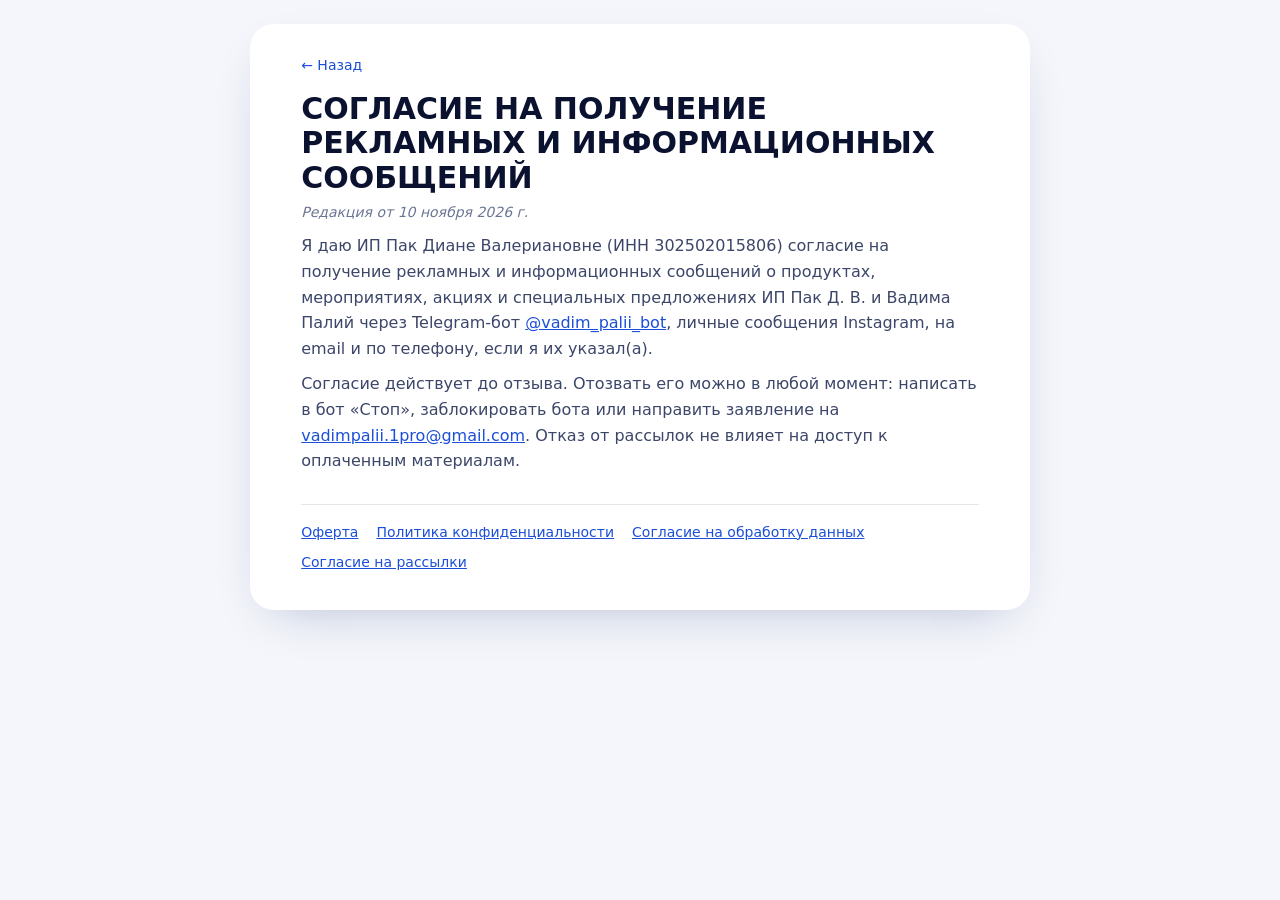
<file: ads-consent.html>
<!doctype html><html lang="ru"><head><meta charset="utf-8"><meta name="viewport" content="width=device-width,initial-scale=1"><title>Согласие на получение рекламных и информационных сообщений — Вадим Палий</title><link rel="stylesheet" href="/legal.css"></head><body><main>
<a class="back" href="javascript:history.length>1?history.back():location.href='/'">← Назад</a>
<h1>СОГЛАСИЕ НА ПОЛУЧЕНИЕ РЕКЛАМНЫХ И ИНФОРМАЦИОННЫХ СООБЩЕНИЙ</h1>
<p class="it">Редакция от 10 ноября 2026 г.</p>
<p>Я даю ИП Пак Диане Валериановне (ИНН 302502015806) согласие на получение рекламных и информационных сообщений о продуктах, мероприятиях, акциях и специальных предложениях ИП Пак Д. В. и Вадима Палий через Telegram-бот <a href="https://t.me/vadim_palii_bot">@vadim_palii_bot</a>, личные сообщения Instagram, на email и по телефону, если я их указал(а).</p>
<p>Согласие действует до отзыва. Отозвать его можно в любой момент: написать в бот «Стоп», заблокировать бота или направить заявление на <a href="mailto:vadimpalii.1pro@gmail.com">vadimpalii.1pro@gmail.com</a>. Отказ от рассылок не влияет на доступ к оплаченным материалам.</p>
<nav><a href="/oferta">Оферта</a><a href="/privacy">Политика конфиденциальности</a><a href="/consent">Согласие на обработку данных</a><a href="/ads-consent">Согласие на рассылки</a></nav>
</main></body></html>
</file>
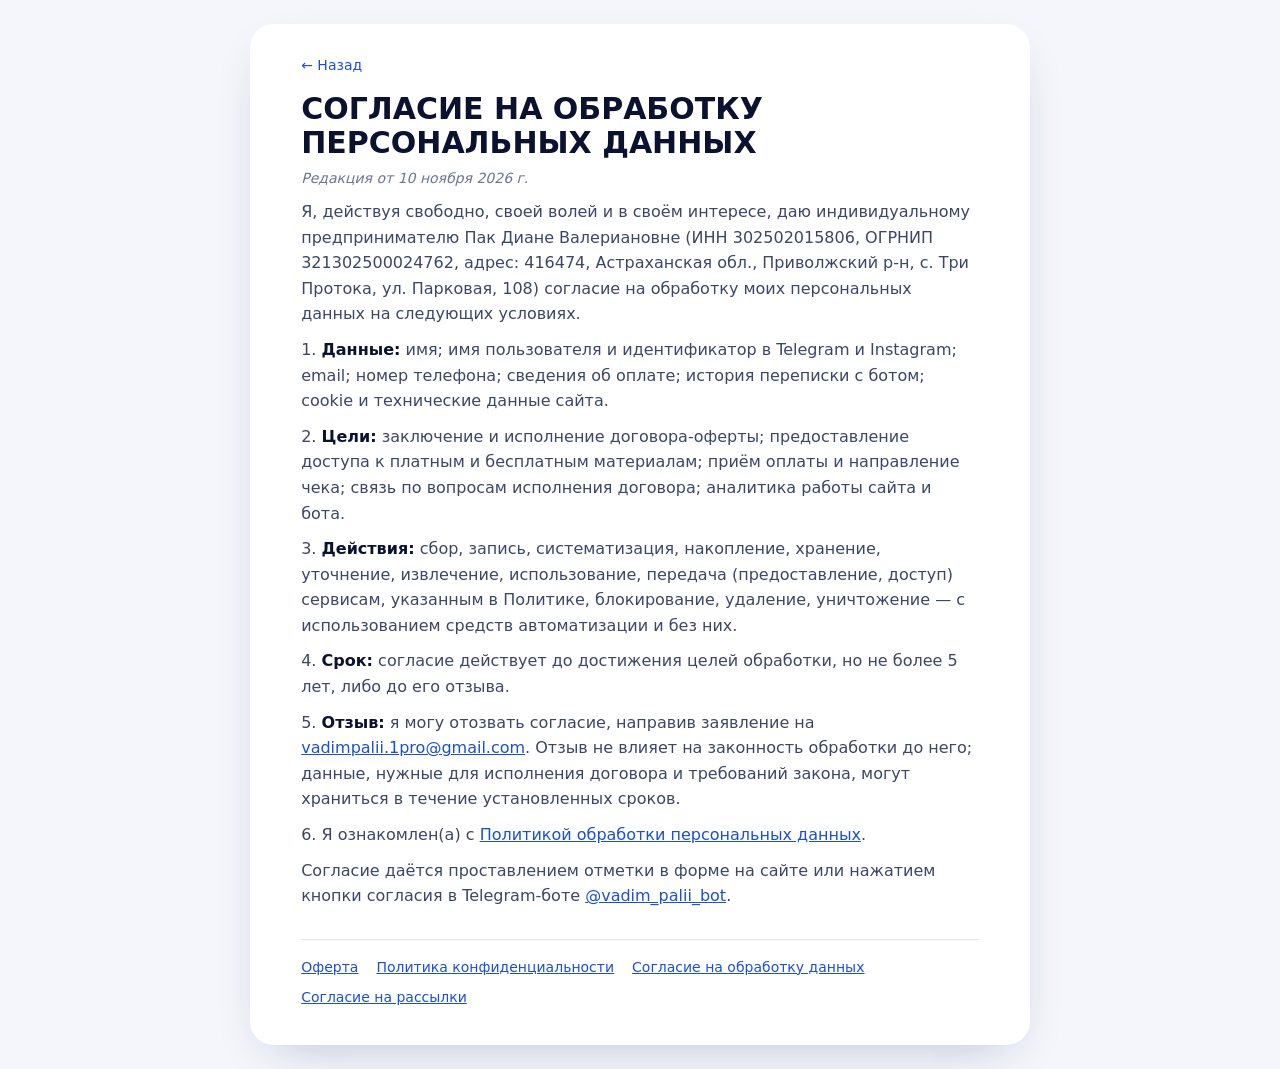
<file: consent.html>
<!doctype html><html lang="ru"><head><meta charset="utf-8"><meta name="viewport" content="width=device-width,initial-scale=1"><title>Согласие на обработку персональных данных — Вадим Палий</title><link rel="stylesheet" href="/legal.css"></head><body><main>
<a class="back" href="javascript:history.length>1?history.back():location.href='/'">← Назад</a>
<h1>СОГЛАСИЕ НА ОБРАБОТКУ ПЕРСОНАЛЬНЫХ ДАННЫХ</h1>
<p class="it">Редакция от 10 ноября 2026 г.</p>
<p>Я, действуя свободно, своей волей и в своём интересе, даю индивидуальному предпринимателю Пак Диане Валериановне (ИНН 302502015806, ОГРНИП 321302500024762, адрес: 416474, Астраханская обл., Приволжский р-н, с. Три Протока, ул. Парковая, 108) согласие на обработку моих персональных данных на следующих условиях.</p>
<p>1. <b>Данные:</b> имя; имя пользователя и идентификатор в Telegram и Instagram; email; номер телефона; сведения об оплате; история переписки с ботом; cookie и технические данные сайта.</p>
<p>2. <b>Цели:</b> заключение и исполнение договора-оферты; предоставление доступа к платным и бесплатным материалам; приём оплаты и направление чека; связь по вопросам исполнения договора; аналитика работы сайта и бота.</p>
<p>3. <b>Действия:</b> сбор, запись, систематизация, накопление, хранение, уточнение, извлечение, использование, передача (предоставление, доступ) сервисам, указанным в Политике, блокирование, удаление, уничтожение — с использованием средств автоматизации и без них.</p>
<p>4. <b>Срок:</b> согласие действует до достижения целей обработки, но не более 5 лет, либо до его отзыва.</p>
<p>5. <b>Отзыв:</b> я могу отозвать согласие, направив заявление на <a href="mailto:vadimpalii.1pro@gmail.com">vadimpalii.1pro@gmail.com</a>. Отзыв не влияет на законность обработки до него; данные, нужные для исполнения договора и требований закона, могут храниться в течение установленных сроков.</p>
<p>6. Я ознакомлен(а) с <a href="/privacy">Политикой обработки персональных данных</a>.</p>
<p>Согласие даётся проставлением отметки в форме на сайте или нажатием кнопки согласия в Telegram-боте <a href="https://t.me/vadim_palii_bot">@vadim_palii_bot</a>.</p>
<nav><a href="/oferta">Оферта</a><a href="/privacy">Политика конфиденциальности</a><a href="/consent">Согласие на обработку данных</a><a href="/ads-consent">Согласие на рассылки</a></nav>
</main></body></html>
</file>
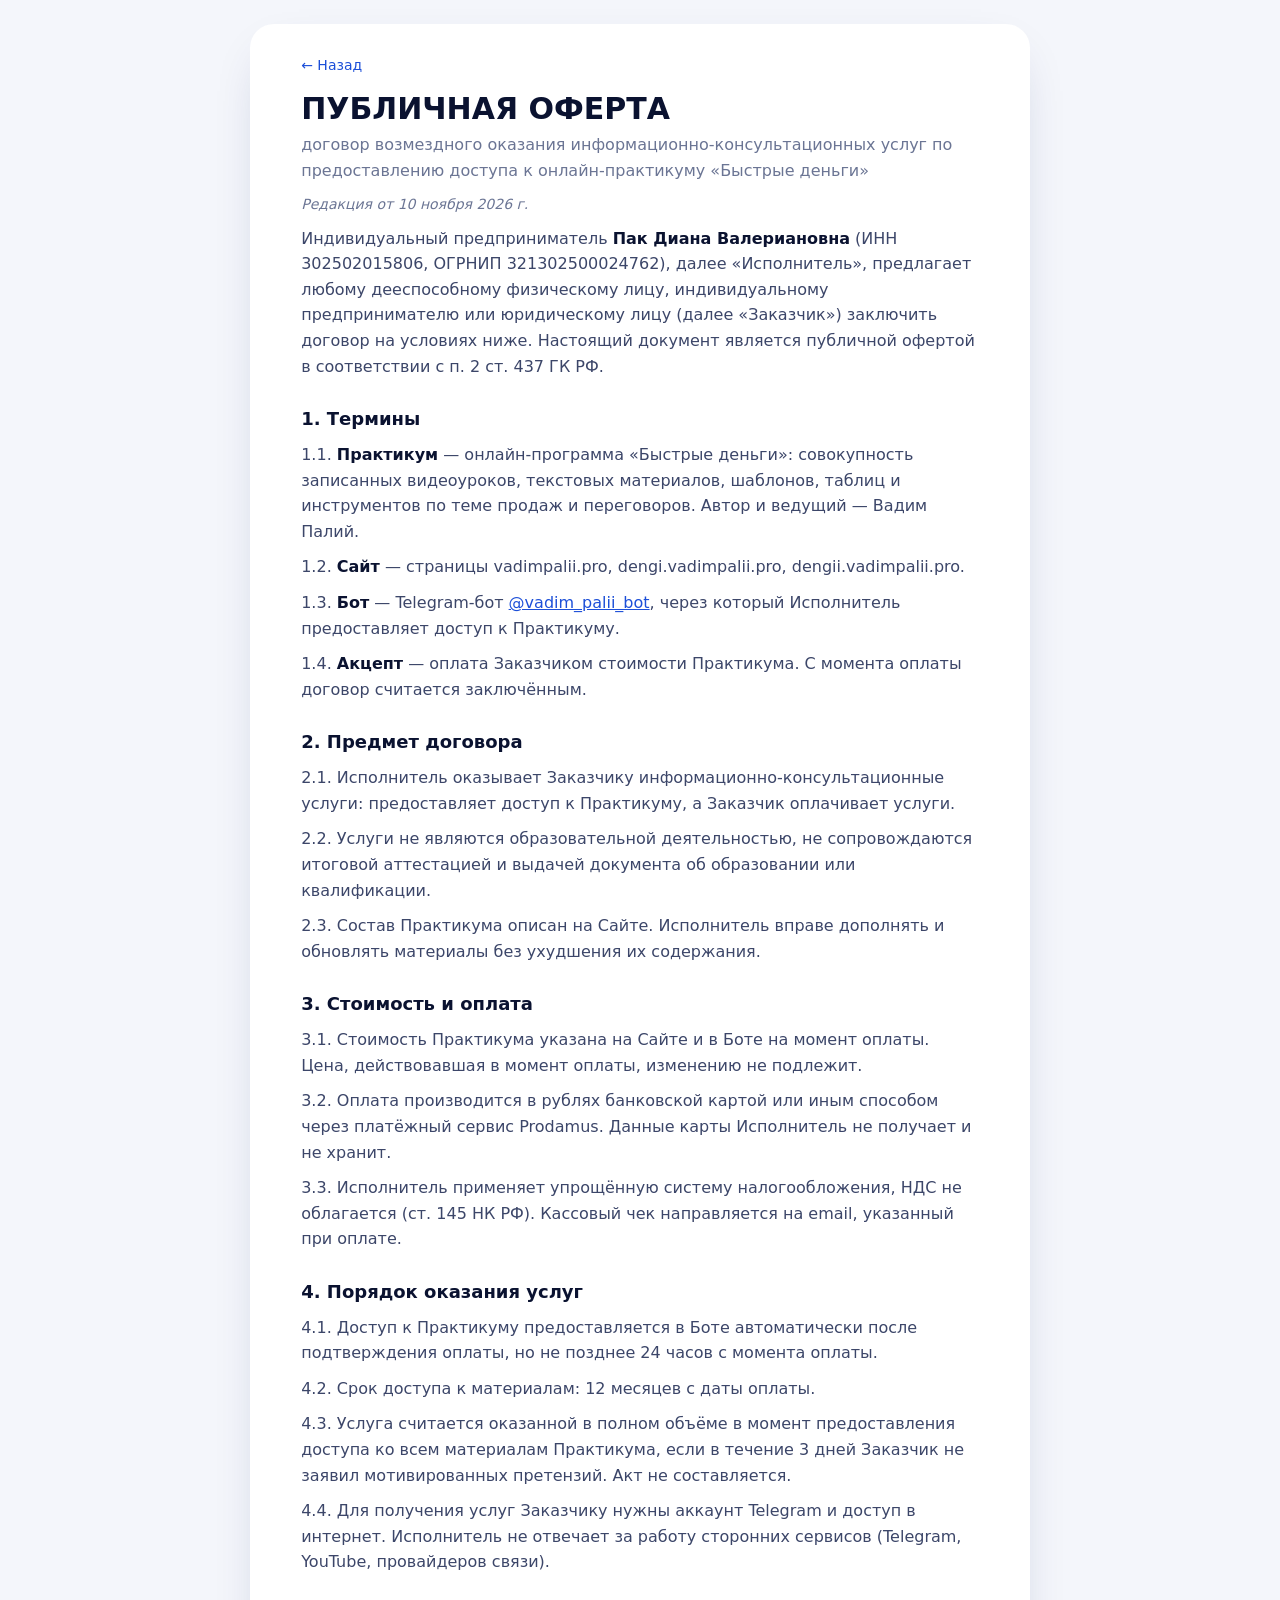
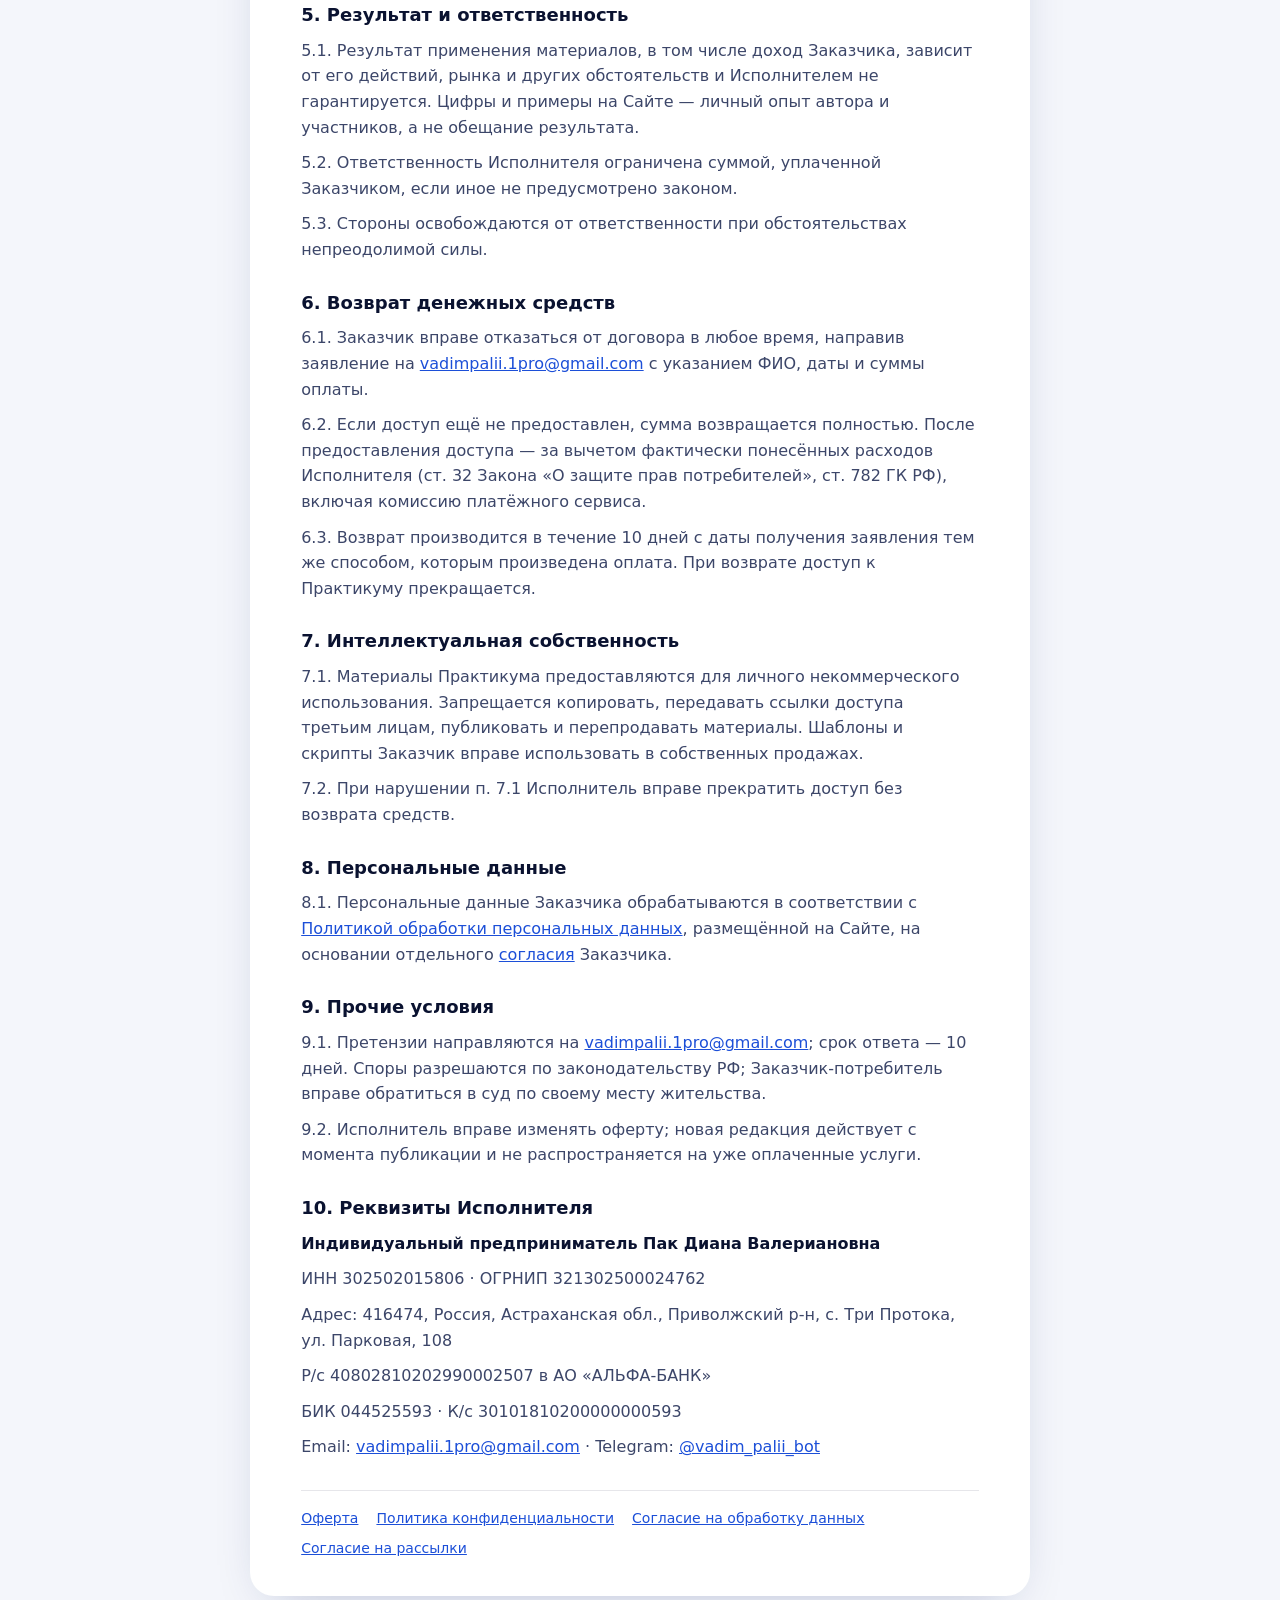
<file: oferta.html>
<!doctype html><html lang="ru"><head><meta charset="utf-8"><meta name="viewport" content="width=device-width,initial-scale=1"><title>Публичная оферта — Вадим Палий</title><link rel="stylesheet" href="/legal.css"></head><body><main>
<a class="back" href="javascript:history.length>1?history.back():location.href='/'">← Назад</a>
<h1>ПУБЛИЧНАЯ ОФЕРТА</h1>
<p class="sub">договор возмездного оказания информационно-консультационных услуг по предоставлению доступа к онлайн-практикуму «Быстрые деньги»</p>
<p class="it">Редакция от 10 ноября 2026 г.</p>
<p>Индивидуальный предприниматель <b>Пак Диана Валериановна</b> (ИНН 302502015806, ОГРНИП 321302500024762), далее «Исполнитель», предлагает любому дееспособному физическому лицу, индивидуальному предпринимателю или юридическому лицу (далее «Заказчик») заключить договор на условиях ниже. Настоящий документ является публичной офертой в соответствии с п. 2 ст. 437 ГК РФ.</p>
<h2>1. Термины</h2>
<p>1.1. <b>Практикум</b> — онлайн-программа «Быстрые деньги»: совокупность записанных видеоуроков, текстовых материалов, шаблонов, таблиц и инструментов по теме продаж и переговоров. Автор и ведущий — Вадим Палий.</p>
<p>1.2. <b>Сайт</b> — страницы vadimpalii.pro, dengi.vadimpalii.pro, dengii.vadimpalii.pro.</p>
<p>1.3. <b>Бот</b> — Telegram-бот <a href="https://t.me/vadim_palii_bot">@vadim_palii_bot</a>, через который Исполнитель предоставляет доступ к Практикуму.</p>
<p>1.4. <b>Акцепт</b> — оплата Заказчиком стоимости Практикума. С момента оплаты договор считается заключённым.</p>
<h2>2. Предмет договора</h2>
<p>2.1. Исполнитель оказывает Заказчику информационно-консультационные услуги: предоставляет доступ к Практикуму, а Заказчик оплачивает услуги.</p>
<p>2.2. Услуги не являются образовательной деятельностью, не сопровождаются итоговой аттестацией и выдачей документа об образовании или квалификации.</p>
<p>2.3. Состав Практикума описан на Сайте. Исполнитель вправе дополнять и обновлять материалы без ухудшения их содержания.</p>
<h2>3. Стоимость и оплата</h2>
<p>3.1. Стоимость Практикума указана на Сайте и в Боте на момент оплаты. Цена, действовавшая в момент оплаты, изменению не подлежит.</p>
<p>3.2. Оплата производится в рублях банковской картой или иным способом через платёжный сервис Prodamus. Данные карты Исполнитель не получает и не хранит.</p>
<p>3.3. Исполнитель применяет упрощённую систему налогообложения, НДС не облагается (ст. 145 НК РФ). Кассовый чек направляется на email, указанный при оплате.</p>
<h2>4. Порядок оказания услуг</h2>
<p>4.1. Доступ к Практикуму предоставляется в Боте автоматически после подтверждения оплаты, но не позднее 24 часов с момента оплаты.</p>
<p>4.2. Срок доступа к материалам: 12 месяцев с даты оплаты.</p>
<p>4.3. Услуга считается оказанной в полном объёме в момент предоставления доступа ко всем материалам Практикума, если в течение 3 дней Заказчик не заявил мотивированных претензий. Акт не составляется.</p>
<p>4.4. Для получения услуг Заказчику нужны аккаунт Telegram и доступ в интернет. Исполнитель не отвечает за работу сторонних сервисов (Telegram, YouTube, провайдеров связи).</p>
<h2>5. Результат и ответственность</h2>
<p>5.1. Результат применения материалов, в том числе доход Заказчика, зависит от его действий, рынка и других обстоятельств и Исполнителем не гарантируется. Цифры и примеры на Сайте — личный опыт автора и участников, а не обещание результата.</p>
<p>5.2. Ответственность Исполнителя ограничена суммой, уплаченной Заказчиком, если иное не предусмотрено законом.</p>
<p>5.3. Стороны освобождаются от ответственности при обстоятельствах непреодолимой силы.</p>
<h2>6. Возврат денежных средств</h2>
<p>6.1. Заказчик вправе отказаться от договора в любое время, направив заявление на <a href="mailto:vadimpalii.1pro@gmail.com">vadimpalii.1pro@gmail.com</a> с указанием ФИО, даты и суммы оплаты.</p>
<p>6.2. Если доступ ещё не предоставлен, сумма возвращается полностью. После предоставления доступа — за вычетом фактически понесённых расходов Исполнителя (ст. 32 Закона «О защите прав потребителей», ст. 782 ГК РФ), включая комиссию платёжного сервиса.</p>
<p>6.3. Возврат производится в течение 10 дней с даты получения заявления тем же способом, которым произведена оплата. При возврате доступ к Практикуму прекращается.</p>
<h2>7. Интеллектуальная собственность</h2>
<p>7.1. Материалы Практикума предоставляются для личного некоммерческого использования. Запрещается копировать, передавать ссылки доступа третьим лицам, публиковать и перепродавать материалы. Шаблоны и скрипты Заказчик вправе использовать в собственных продажах.</p>
<p>7.2. При нарушении п. 7.1 Исполнитель вправе прекратить доступ без возврата средств.</p>
<h2>8. Персональные данные</h2>
<p>8.1. Персональные данные Заказчика обрабатываются в соответствии с <a href="/privacy">Политикой обработки персональных данных</a>, размещённой на Сайте, на основании отдельного <a href="/consent">согласия</a> Заказчика.</p>
<h2>9. Прочие условия</h2>
<p>9.1. Претензии направляются на <a href="mailto:vadimpalii.1pro@gmail.com">vadimpalii.1pro@gmail.com</a>; срок ответа — 10 дней. Споры разрешаются по законодательству РФ; Заказчик-потребитель вправе обратиться в суд по своему месту жительства.</p>
<p>9.2. Исполнитель вправе изменять оферту; новая редакция действует с момента публикации и не распространяется на уже оплаченные услуги.</p>
<h2>10. Реквизиты Исполнителя</h2>
<p><b>Индивидуальный предприниматель Пак Диана Валериановна</b></p>
<p>ИНН 302502015806 · ОГРНИП 321302500024762</p>
<p>Адрес: 416474, Россия, Астраханская обл., Приволжский р-н, с. Три Протока, ул. Парковая, 108</p>
<p>Р/с 40802810202990002507 в АО «АЛЬФА-БАНК»</p>
<p>БИК 044525593 · К/с 30101810200000000593</p>
<p>Email: <a href="mailto:vadimpalii.1pro@gmail.com">vadimpalii.1pro@gmail.com</a> · Telegram: <a href="https://t.me/vadim_palii_bot">@vadim_palii_bot</a></p>
<nav><a href="/oferta">Оферта</a><a href="/privacy">Политика конфиденциальности</a><a href="/consent">Согласие на обработку данных</a><a href="/ads-consent">Согласие на рассылки</a></nav>
</main></body></html>
</file>
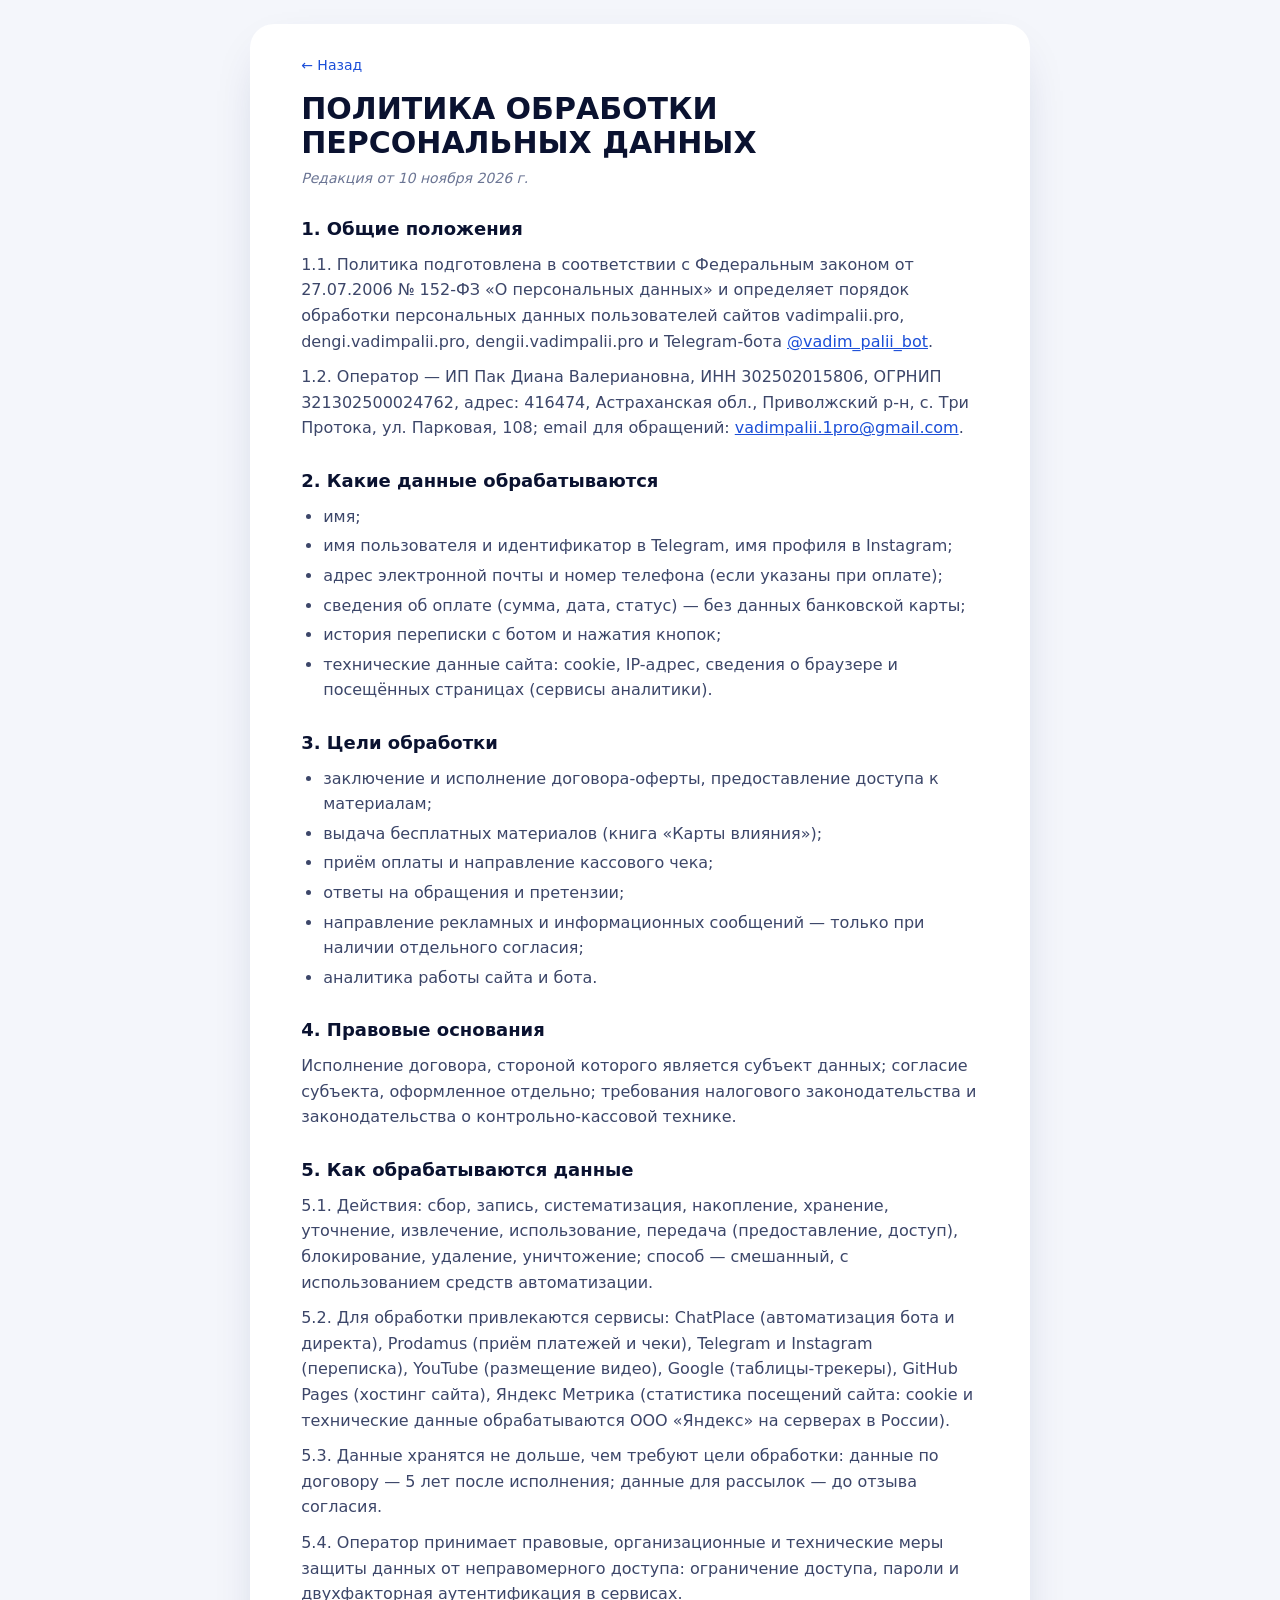
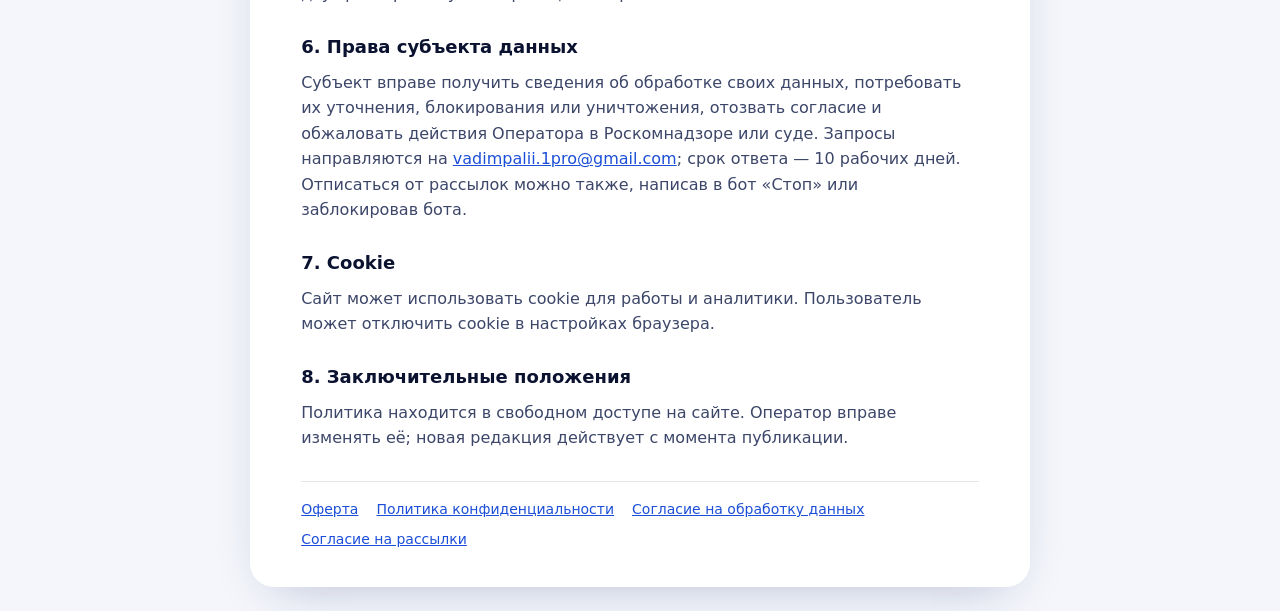
<file: privacy.html>
<!doctype html><html lang="ru"><head><meta charset="utf-8"><meta name="viewport" content="width=device-width,initial-scale=1"><title>Политика обработки персональных данных — Вадим Палий</title><link rel="stylesheet" href="/legal.css"></head><body><main>
<a class="back" href="javascript:history.length>1?history.back():location.href='/'">← Назад</a>
<h1>ПОЛИТИКА ОБРАБОТКИ ПЕРСОНАЛЬНЫХ ДАННЫХ</h1>
<p class="it">Редакция от 10 ноября 2026 г.</p>
<h2>1. Общие положения</h2>
<p>1.1. Политика подготовлена в соответствии с Федеральным законом от 27.07.2006 № 152-ФЗ «О персональных данных» и определяет порядок обработки персональных данных пользователей сайтов vadimpalii.pro, dengi.vadimpalii.pro, dengii.vadimpalii.pro и Telegram-бота <a href="https://t.me/vadim_palii_bot">@vadim_palii_bot</a>.</p>
<p>1.2. Оператор — ИП Пак Диана Валериановна, ИНН 302502015806, ОГРНИП 321302500024762, адрес: 416474, Астраханская обл., Приволжский р-н, с. Три Протока, ул. Парковая, 108; email для обращений: <a href="mailto:vadimpalii.1pro@gmail.com">vadimpalii.1pro@gmail.com</a>.</p>
<h2>2. Какие данные обрабатываются</h2>
<ul>
<li>имя;</li>
<li>имя пользователя и идентификатор в Telegram, имя профиля в Instagram;</li>
<li>адрес электронной почты и номер телефона (если указаны при оплате);</li>
<li>сведения об оплате (сумма, дата, статус) — без данных банковской карты;</li>
<li>история переписки с ботом и нажатия кнопок;</li>
<li>технические данные сайта: cookie, IP-адрес, сведения о браузере и посещённых страницах (сервисы аналитики).</li>
</ul>
<h2>3. Цели обработки</h2>
<ul>
<li>заключение и исполнение договора-оферты, предоставление доступа к материалам;</li>
<li>выдача бесплатных материалов (книга «Карты влияния»);</li>
<li>приём оплаты и направление кассового чека;</li>
<li>ответы на обращения и претензии;</li>
<li>направление рекламных и информационных сообщений — только при наличии отдельного согласия;</li>
<li>аналитика работы сайта и бота.</li>
</ul>
<h2>4. Правовые основания</h2>
<p>Исполнение договора, стороной которого является субъект данных; согласие субъекта, оформленное отдельно; требования налогового законодательства и законодательства о контрольно-кассовой технике.</p>
<h2>5. Как обрабатываются данные</h2>
<p>5.1. Действия: сбор, запись, систематизация, накопление, хранение, уточнение, извлечение, использование, передача (предоставление, доступ), блокирование, удаление, уничтожение; способ — смешанный, с использованием средств автоматизации.</p>
<p>5.2. Для обработки привлекаются сервисы: ChatPlace (автоматизация бота и директа), Prodamus (приём платежей и чеки), Telegram и Instagram (переписка), YouTube (размещение видео), Google (таблицы-трекеры), GitHub Pages (хостинг сайта), Яндекс Метрика (статистика посещений сайта: cookie и технические данные обрабатываются ООО «Яндекс» на серверах в России).</p>
<p>5.3. Данные хранятся не дольше, чем требуют цели обработки: данные по договору — 5 лет после исполнения; данные для рассылок — до отзыва согласия.</p>
<p>5.4. Оператор принимает правовые, организационные и технические меры защиты данных от неправомерного доступа: ограничение доступа, пароли и двухфакторная аутентификация в сервисах.</p>
<h2>6. Права субъекта данных</h2>
<p>Субъект вправе получить сведения об обработке своих данных, потребовать их уточнения, блокирования или уничтожения, отозвать согласие и обжаловать действия Оператора в Роскомнадзоре или суде. Запросы направляются на <a href="mailto:vadimpalii.1pro@gmail.com">vadimpalii.1pro@gmail.com</a>; срок ответа — 10 рабочих дней. Отписаться от рассылок можно также, написав в бот «Стоп» или заблокировав бота.</p>
<h2>7. Cookie</h2>
<p>Сайт может использовать cookie для работы и аналитики. Пользователь может отключить cookie в настройках браузера.</p>
<h2>8. Заключительные положения</h2>
<p>Политика находится в свободном доступе на сайте. Оператор вправе изменять её; новая редакция действует с момента публикации.</p>
<nav><a href="/oferta">Оферта</a><a href="/privacy">Политика конфиденциальности</a><a href="/consent">Согласие на обработку данных</a><a href="/ads-consent">Согласие на рассылки</a></nav>
</main></body></html>
</file>
<file: legal.css>
:root{--bg:#f4f6fb;--card:#fff;--ink:#0a1230;--ink2:#3c4669;--mut:#6b7594;--line:rgba(10,18,48,.1);--a:#1c4fd8}
@media(prefers-color-scheme:dark){:root{--bg:#060b20;--card:#0d1533;--ink:#eef2ff;--ink2:#c3cbe8;--mut:#8a94b8;--line:rgba(238,242,255,.1);--a:#8fb0ff}}
*{box-sizing:border-box}body{margin:0;background:var(--bg);color:var(--ink2);font:16px/1.6 Manrope,system-ui,-apple-system,Segoe UI,sans-serif}
main{max-width:780px;margin:24px auto;padding:28px max(16px,4vw) 36px;background:var(--card);border-radius:24px;box-shadow:0 18px 50px -24px rgba(10,30,100,.3)}
@media(max-width:820px){main{margin:0;border-radius:0}}
h1{color:var(--ink);font-size:clamp(22px,4vw,30px);line-height:1.15;margin:14px 0 6px}
h2{color:var(--ink);font-size:18px;margin:26px 0 8px}
p{margin:0 0 10px}ul{margin:0 0 10px;padding-left:22px}li{margin:0 0 4px}
.sub{color:var(--mut)}.it{color:var(--mut);font-style:italic;font-size:14px}
a{color:var(--a)}b{color:var(--ink)}
.back{display:inline-block;font-size:14px;text-decoration:none}
nav{margin-top:30px;padding-top:16px;border-top:1px solid var(--line);display:flex;flex-wrap:wrap;gap:8px 18px;font-size:14px}
</file>
